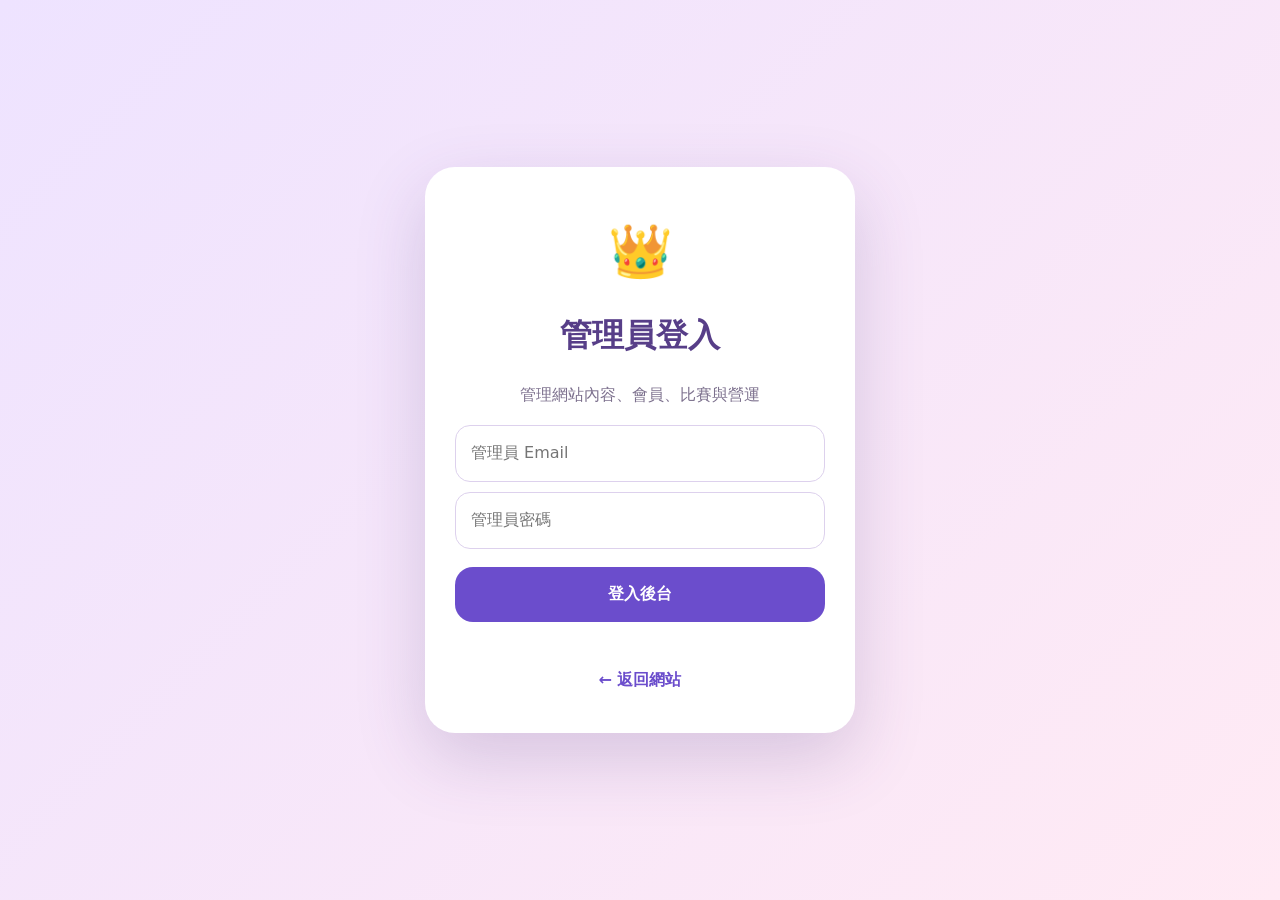
<file: admin.html>
<!doctype html><html lang="zh-Hant"><head><meta charset="UTF-8"><meta name="viewport" content="width=device-width,initial-scale=1"><title>管理後台</title><link rel="stylesheet" href="style.css"></head><body class="adminPage">
<div id="login" class="gate"><div class="gate-card"><div class="lock">👑</div><h1>管理員登入</h1><p>管理網站內容、會員、比賽與營運</p><input id="email" type="email" placeholder="管理員 Email"><input id="password" type="password" placeholder="管理員密碼"><button id="loginButton">登入後台</button><small id="loginError"></small><a href="index.html">← 返回網站</a></div></div>
<div id="dashboard" class="dashboard hidden"><header><div class="nav"><div class="logo">👑 網站管理後台</div><button class="mobileNavToggle" type="button" aria-expanded="false" aria-label="開啟選單">☰ 選單</button><nav><a href="index.html">查看網站</a><a href="videos.html">🎬 影音頻道</a><button id="logoutButton">登出</button></nav></div></header><main><section>
<div class="adminTabs">
  <div class="adminTabGroup"><span>總覽</span><button class="tab active" data-tab="dashboardTab">📊 儀表板</button></div>
  <div class="adminTabGroup"><span>網站</span><button class="tab" data-tab="contentTab">🎨 網站內容</button><button class="tab" data-tab="newsTab">📢 公告管理</button><button class="tab" data-tab="competitionTab">🎮 活動／比賽</button><button class="tab" data-tab="videoTab">🎬 影音頻道</button></div>
  <div class="adminTabGroup"><span>會員</span><button class="tab" data-tab="visitorTab">👥 訪客帳號</button><button class="tab" data-tab="growthTab">💎 會員成長</button><button class="tab" data-tab="rewardTab">🎁 獎勵中心</button><button class="tab" data-tab="couponTab">🎟️ 優惠券</button><button class="tab" data-tab="notificationTab">🔔 通知管理</button><button class="tab" data-tab="aiAnnouncementTab">🤖 AI 公告</button></div>
  <div class="adminTabGroup"><span>營運</span><button class="tab" data-tab="productTab">📦 商品管理</button><button class="tab" data-tab="orderTab">🧾 訂單管理</button><button class="tab" data-tab="quickLinkTab">🔗 快速連結</button><button class="tab" data-tab="downloadTab">📁 檔案下載</button><button class="tab" data-tab="supportTab">💬 客服中心</button></div>
</div>
<p class="adminHint">依功能分類管理網站；手機版會自動收合選單。</p>
<div id="dashboardTab" class="tabPanel">
  <div class="dashboardHeader"><div><h2>📊 後台管理儀表板</h2><p class="sub">快速掌握會員、活動、優惠券、客服與通知狀況。</p></div><button class="btn secondary" id="refreshDashboard" type="button">🔄 重新整理</button></div>
  <div class="dashboardQuickActions">
    <button class="dashboardAction primary" type="button" data-dash-tab="newsTab">＋ 新增公告</button>
    <button class="dashboardAction" type="button" data-dash-tab="productTab">＋ 新增商品</button>
    <button class="dashboardAction" type="button" data-dash-tab="competitionTab">＋ 新增活動／比賽</button>
    <button class="dashboardAction" type="button" data-dash-tab="couponTab">🎟️ 發送優惠券</button>
    <button class="dashboardAction" type="button" data-dash-tab="supportTab">💬 處理客服</button>
    <button class="dashboardAction" type="button" data-dash-tab="notificationTab">🔔 發送通知</button>
  </div>
  <div id="dashboardCards" class="dashboardCards"><div class="loading">正在讀取儀表板…</div></div>
  <div class="dashboardGrid">
    <div class="dashboardBox"><div class="dashboardBoxHead"><h3>🚨 待處理</h3><span class="sub">需要你優先查看的項目</span></div><div id="dashboardTodo" class="dashboardList"></div></div>
    <div class="dashboardBox"><div class="dashboardBoxHead"><h3>📅 近期活動</h3><span class="sub">即將開始的活動／比賽</span></div><div id="dashboardUpcoming" class="dashboardList"></div></div>
  </div>
  <div class="dashboardGrid">
    <div class="dashboardBox"><div class="dashboardBoxHead"><h3>📈 近 30 天會員新增</h3><span class="sub">依日期統計</span></div><div id="dashboardMemberTrend" class="miniBars"></div></div>
    <div class="dashboardBox"><div class="dashboardBoxHead"><h3>📝 最近公告</h3><span class="sub">最新發布內容</span></div><div id="dashboardNews" class="dashboardList"></div></div>
  </div>
</div>
<div id="contentTab" class="tabPanel"><h2>🎨 網站內容</h2><p class="sub">修改後按儲存，訪客網站就會更新。</p><div class="editor">
<label>網站名稱<input id="site_name"></label><label>首頁標題<input id="hero_title"></label><label>首頁介紹<textarea id="hero_text" rows="3"></textarea></label><label>主視覺圖片網址<input id="hero_image"></label><label>關於我們標題<input id="about_title"></label><label>關於我們副標題<input id="about_subtitle"></label><label>我們是誰：標題<input id="about1_title"></label><label>我們是誰：內容<textarea id="about1_text" rows="3"></textarea></label><label>我們的特色：標題<input id="about2_title"></label><label>我們的特色：內容<textarea id="about2_text" rows="3"></textarea></label><label>網站特色主標題<input id="features_title"></label><label>網站特色副標題<input id="features_subtitle"></label><div class="four"><div><label>特色 1 標題<input id="f1_title"></label><label>內容<textarea id="f1_text" rows="3"></textarea></label></div><div><label>特色 2 標題<input id="f2_title"></label><label>內容<textarea id="f2_text" rows="3"></textarea></label></div><div><label>特色 3 標題<input id="f3_title"></label><label>內容<textarea id="f3_text" rows="3"></textarea></label></div><div><label>特色 4 標題<input id="f4_title"></label><label>內容<textarea id="f4_text" rows="3"></textarea></label></div></div><label>Email<input id="contact1"></label><label>社群<input id="contact2"></label><label>其他聯絡方式<input id="contact3"></label><button class="btn" id="saveContent">💾 儲存網站內容</button><small id="contentMsg"></small></div></div>
<div id="newsTab" class="tabPanel hidden"><h2>📢 公告管理</h2><div class="editor"><label>公告標題<input id="title"></label><label>分類<select id="category"><option>最新消息</option><option>活動</option><option>蛋仔</option><option>Minecraft伺服器更新</option></select></label><label>發布日期／時間<input id="published_at" type="datetime-local"></label><label class="check"><input id="pinned" type="checkbox"> 📌 置頂公告</label><div class="popupSettingsBox">
  <div class="popupSettingsTitle">📢 彈窗公告設定</div>
  <label class="check popupEnableRow"><input id="popupEnabled" type="checkbox"> <strong>啟用彈窗公告</strong></label>
  <div class="popupHint">開啟後，使用者進入網站時會看到這則公告；必須按「✓ 我已閱讀」才會關閉。</div>
  <label>彈窗顯示方式<select id="popupMode"><option value="once">只顯示一次（閱讀後不再跳出）</option><option value="every_visit">重要公告（每次造訪顯示一次）</option></select></label>
  <label>彈窗開始時間<input id="popupStartAt" type="datetime-local"></label>
  <label>彈窗結束時間（可留空）<input id="popupEndAt" type="datetime-local"></label>
</div><label>公告內容<textarea id="content" rows="8"></textarea></label><label>公告連結網址<input id="linkUrl" type="url" placeholder="https://... 或 /page.html"></label><label>連結按鈕文字<input id="linkLabel" placeholder="例如：查看活動詳情"></label><button class="btn" id="publishButton">＋ 儲存公告</button><small id="publishMsg"></small></div><div class="adminListTools"><input id="newsSearch" type="search" placeholder="搜尋公告標題、內容、分類"><select id="newsStatusFilter"><option value="all">全部狀態</option><option value="published">已發布</option><option value="draft">草稿</option></select></div><h2 style="margin-top:28px">公告列表</h2><div id="adminList" class="newsList"></div></div>
<div id="videoTab" class="tabPanel hidden"><div class="dashboardHeader"><div><h2>🎬 影音頻道管理</h2><p class="sub">貼上 YouTube 網址即可自動解析影片 ID 與縮圖；會員可在網站內觀看，也可一鍵前往 YouTube。</p></div><button class="btn secondary" id="refreshVideosAdmin" type="button">🔄 重新整理</button></div><div class="editor"><input id="videoId" type="hidden"><label>影片標題<input id="videoTitle" placeholder="例如：2026 活動精彩回顧"></label><label>YouTube 網址<input id="videoUrl" placeholder="https://www.youtube.com/watch?v=..."></label><div id="videoPreview" class="sub" style="margin:8px 0">貼上網址後會自動顯示縮圖預覽。</div><label>影片介紹<textarea id="videoDescription" rows="4"></textarea></label><label>分類<select id="videoCategoryInput"><option>最新消息</option><option>活動</option><option>教學</option><option>訪談</option><option>官方公告</option><option>精彩花絮</option><option>其他</option></select></label><label>排序<input id="videoSortOrder" type="number" min="0" step="1" value="0"></label><label class="check"><input id="videoFeatured" type="checkbox"> ⭐ 精選影片</label><label class="check"><input id="videoPublished" type="checkbox" checked> 👁️ 上架</label><div class="competitionActions"><button class="btn" id="saveVideo" type="button">💾 儲存影片</button><button class="btn secondary" id="clearVideo" type="button">清除</button></div><small id="videoMsg"></small></div><h2 style="margin-top:28px">🎬 影片列表</h2><div class="adminListTools"><input id="videoAdminSearch" type="search" placeholder="搜尋標題、分類"></div><div id="adminVideos" class="newsList"></div></div><div id="orderTab" class="tabPanel hidden"><div class="dashboardHeader"><div><h2>🧾 訂單管理</h2><p class="sub">管理會員商品訂單；付款方式目前只有線下現金。</p></div><button class="btn secondary" id="refreshOrdersAdmin" type="button">🔄 重新整理</button></div><div class="adminListTools"><input id="orderSearch" type="search" placeholder="搜尋訂單編號、會員編號、Email、商品"><select id="orderStatusFilter"><option value="all">全部狀態</option><option value="pending_payment">待付款</option><option value="paid">已付款</option><option value="completed">已完成</option><option value="cancelled">已取消</option></select></div><div id="adminOrders" class="newsList"><div class="loading">正在載入…</div></div></div><div id="productTab" class="tabPanel hidden"><h2>📦 商品管理</h2><div class="editor"><input id="productId" type="hidden"><label>商品名稱<input id="productName"></label><label>分類<input id="productCategory" placeholder="例如：遊戲周邊"></label><label>價格<input id="productPrice" type="number" min="0" step="1"></label><label>圖片網址<input id="productImage"></label><label>商品介紹<textarea id="productDescription" rows="5"></textarea></label><label class="check"><input id="productActive" type="checkbox" checked> 上架</label><button class="btn" id="saveProduct">📦 儲存商品</button><button class="btn secondary" id="clearProduct">清除表單</button><small id="productMsg"></small></div><div class="adminListTools"><input id="productSearch" type="search" placeholder="搜尋商品名稱、分類、介紹"><select id="productStatusFilter"><option value="all">全部狀態</option><option value="active">上架中</option><option value="inactive">已下架</option></select></div><h2 style="margin-top:28px">商品列表</h2><div id="adminProducts" class="productGrid"></div></div>
<div id="growthTab" class="tabPanel hidden"><div class="dashboardHeader"><div><h2>💎 會員成長管理</h2><p class="sub">管理會員積分、等級、任務、成就與積分紀錄。</p></div><button class="btn secondary" id="refreshGrowthAdmin" type="button">🔄 重新整理</button></div><div id="growthAdminSummary" class="competitionSummary"></div><div class="growthManagerGrid"><div class="editor"><h3>🎯 任務管理</h3><input id="growthTaskId" type="hidden"><label>任務代碼<input id="growthTaskCode" placeholder="例如：registration_3"></label><label>任務名稱<input id="growthTaskTitle" placeholder="例如：完成 3 次報名"></label><label>任務說明<textarea id="growthTaskDescription" rows="2" placeholder="會員完成什麼條件即可獲得獎勵"></textarea></label><label>任務類型<select id="growthTaskType"><option value="profile_complete">完成會員資料</option><option value="first_registration">第一次報名</option><option value="first_result">第一次參賽成績</option><option value="registration_count">報名次數</option><option value="result_count">成績次數</option></select></label><label>任務週期<select id="growthTaskCycle"><option value="one_time">一次性</option><option value="daily">每日</option><option value="weekly">每週</option></select></label><label>開始時間<input id="growthTaskStartAt" type="datetime-local"></label><label>結束時間<input id="growthTaskEndAt" type="datetime-local"></label><label>達成數量<input id="growthTaskRequirement" type="number" min="1" step="1" value="1"></label><label>獎勵積分<input id="growthTaskReward" type="number" min="0" step="1" value="10"></label><label class="check"><input id="growthTaskActive" type="checkbox" checked> 啟用任務</label><button class="btn" id="saveGrowthTask" type="button">💾 儲存任務</button><button class="btn secondary" id="clearGrowthTask" type="button">清除</button><small id="growthTaskMsg"></small></div><div class="editor"><h3>🏆 成就管理</h3><input id="growthAchievementId" type="hidden"><label>成就代碼<input id="growthAchievementCode" placeholder="例如：registration_10"></label><label>成就名稱<input id="growthAchievementTitle" placeholder="例如：參賽新星"></label><label>成就說明<textarea id="growthAchievementDescription" rows="2" placeholder="達成條件後解鎖的成就"></textarea></label><label>成就圖示<input id="growthAchievementIcon" value="🏆" maxlength="8"></label><label>稀有度<select id="growthAchievementRarity"><option value="common">普通</option><option value="rare">稀有</option><option value="epic">史詩</option><option value="legendary">傳說</option></select></label><label class="check"><input id="growthAchievementHidden" type="checkbox"> 隱藏成就</label><label>成就類型<select id="growthAchievementType"><option value="registration_count">報名次數</option><option value="result_place">冠軍次數</option><option value="points">累積積分</option></select></label><label>達成數量／門檻<input id="growthAchievementRequirement" type="number" min="1" step="1" value="1"></label><label>獎勵積分<input id="growthAchievementReward" type="number" min="0" step="1" value="10"></label><label class="check"><input id="growthAchievementActive" type="checkbox" checked> 啟用成就</label><button class="btn" id="saveGrowthAchievement" type="button">💾 儲存成就</button><button class="btn secondary" id="clearGrowthAchievement" type="button">清除</button><small id="growthAchievementMsg"></small></div></div><div class="growthManagerLists"><div><h3>🎯 現有任務</h3><div id="growthTaskList" class="newsList"></div></div><div><h3>🏆 現有成就</h3><div id="growthAchievementList" class="newsList"></div></div></div><div class="editor growthResetPanel"><h3>🔄 會員成長完整重置</h3><p class="sub">會將積分、等級、活躍天數、連續紀錄、任務與目前成就狀態重置；歷史積分、已兌換獎勵、優惠券與成就歷史會保留。</p><div class="adminListTools"><select id="growthResetMemberSelect"></select></div><label>重置原因<input id="growthResetReason" maxlength="200" placeholder="例如：新一季會員成長重新開始"></label><button class="btn" id="resetGrowthMember" type="button">🔄 執行重置</button><small id="growthResetMsg"></small><details style="margin-top:16px"><summary>📜 查看這位會員的重置歷史</summary><div id="growthResetHistory" class="newsList" style="margin-top:12px"></div></details></div><div class="editor"><h3>➕➖ 調整會員積分</h3><div class="adminListTools"><input id="growthMemberSearch" type="search" placeholder="搜尋會員編號、暱稱、Email"><select id="growthMemberSelect"></select></div><label>積分調整<input id="growthAmount" type="number" step="1" placeholder="正數＝增加，負數＝扣除"></label><label>調整原因<input id="growthReason" maxlength="200" placeholder="例如：活動特別獎勵"></label><button class="btn" id="adjustGrowthPoints">💎 確認調整積分</button><small id="growthAdminMsg"></small></div><h2 style="margin-top:28px">會員積分紀錄</h2><div class="adminListTools"><input id="growthLogSearch" type="search" placeholder="搜尋會員或調整原因"><select id="growthLogFilter"><option value="all">全部</option><option value="positive">增加</option><option value="negative">扣除</option></select></div><div id="growthAdminLogs" class="newsList"></div></div><div id="visitorTab" class="tabPanel hidden"><h2>👥 訪客帳號</h2><div class="editor"><label>訪客 Email<input id="visitorAccountEmail" type="email"></label><label>統一訪客密碼<input id="sharedVisitorPassword" type="password" minlength="8" placeholder="所有訪客共用的密碼"></label><button class="btn" id="createVisitor">＋ 建立訪客帳號</button><button class="btn secondary" id="setSharedVisitorPassword">🔑 將此密碼套用到所有訪客</button><small id="visitorMsg"></small><small id="sharedPasswordMsg"></small><p class="sub">所有訪客使用同一組統一密碼；訪客仍以自己的 Email 識別，所以優惠券與客服紀錄可以分開。</p></div><div id="visitorList" class="newsList"></div></div>
<div id="rewardTab" class="tabPanel hidden"><div class="dashboardHeader"><div><h2>🎁 獎勵中心管理</h2><p class="sub">設定會員可用成長積分兌換的優惠券型獎勵。</p></div><button class="btn secondary" id="refreshRewardsAdmin" type="button">🔄 重新整理</button></div><div class="editor"><input id="rewardId" type="hidden"><label>獎勵代碼<input id="rewardCode" placeholder="例如：reward_coupon_10"></label><label>獎勵名稱<input id="rewardTitle" placeholder="例如：10 元優惠券"></label><label>說明<textarea id="rewardDescription" rows="2"></textarea></label><label>圖示<input id="rewardIcon" value="🎁" maxlength="8"></label><label>獎勵分類<select id="rewardCategory"><option value="cash">現金折抵</option><option value="discount">折扣優惠</option><option value="gift">贈品</option><option value="other">其他</option></select></label><label>所需積分<input id="rewardPointCost" type="number" min="1" step="1" value="50"></label><label>最低會員等級<select id="rewardMinLevel"><option value="newbie">新手</option><option value="bronze">青銅會員</option><option value="silver">白銀會員</option><option value="gold">黃金會員</option><option value="diamond">鑽石會員</option></select></label><label>必要成就<select id="rewardAchievement"><option value="">無</option></select></label><label>每人兌換上限<input id="rewardUserLimit" type="number" min="1" step="1" placeholder="留空＝不限"></label><label>總兌換上限<input id="rewardTotalLimit" type="number" min="1" step="1" placeholder="留空＝不限"></label><label>優惠券名稱<input id="rewardCouponTitle" placeholder="留空＝使用獎勵名稱"></label><label>優惠券內容<input id="rewardCouponDescription"></label><label>折扣／面額<input id="rewardCouponDiscount" placeholder="例如：NT$10、9 折"></label><label>優惠券有效天數<input id="rewardCouponExpiresDays" type="number" min="1" step="1" placeholder="留空＝無期限"></label><label>獎勵開始時間<input id="rewardAvailableFrom" type="datetime-local"></label><label>獎勵結束時間<input id="rewardAvailableUntil" type="datetime-local"></label><label>排序<input id="rewardSortOrder" type="number" min="0" step="1" value="0"></label><label class="check"><input id="rewardEnabled" type="checkbox" checked> 啟用獎勵</label><div class="competitionActions"><button class="btn" id="saveReward" type="button">💾 儲存獎勵</button><button class="btn secondary" id="clearReward" type="button">清除</button></div><small id="rewardMsg"></small></div><h2 style="margin-top:28px">🎁 獎勵列表</h2><div id="adminRewards" class="newsList"></div><h2 style="margin-top:28px">📜 兌換紀錄</h2><div id="adminRewardRedemptions" class="newsList"></div></div><div id="couponTab" class="tabPanel hidden"><h2>🎟️ 優惠券管理</h2><div class="editor"><label>優惠券名稱<input id="couponTitle" placeholder="例如：新會員 9 折券"></label><label>優惠內容<input id="couponDescription" placeholder="全站商品 9 折"></label><label>優惠碼<input id="couponCode" placeholder="WELCOME90"></label><label>折扣／面額<input id="couponDiscount" placeholder="例如：9 折"></label><label>有效期限<input id="couponExpires" type="date"></label><label>發送給<select id="couponVisitor"></select></label><button class="btn" id="createCoupon">🎟️ 發送優惠券</button><small id="couponMsg"></small></div><div class="adminListTools"><input id="couponSearch" type="search" placeholder="搜尋優惠券名稱、優惠碼、會員 Email"></div><h2 style="margin-top:28px">優惠券紀錄</h2><div id="adminCoupons" class="newsList"></div></div>
<div id="competitionTab" class="tabPanel hidden"><h2>🎮 活動／比賽管理</h2>
<p class="sub">建立活動／比賽、輸入成績並公布。公布後會出現在前台的活動／比賽頁與「歷屆成績」入口。</p>
<div class="competitionSummary" id="competitionSummary"></div>
<div class="editor">
<input id="competitionId" type="hidden">
<label>比賽名稱<input id="competitionName" placeholder="例如：Minecraft 建築大賽 #1"></label>
<label>分類<select id="competitionCategory"><option value="Minecraft">Minecraft</option><option value="蛋仔">蛋仔</option></select></label>
<div class="categoryManager">
  <h3>🏷️ 賽事分類管理</h3>
  <p class="sub">可新增、修改自訂分類；預設的 Minecraft 與蛋仔分類保留。</p>
  <div class="inlineForm">
    <input id="competitionCategoryNew" placeholder="輸入新的賽事分類，例如：生存挑戰">
    <button class="btn secondary" type="button" id="addCompetitionCategory">＋ 新增分類</button>
  </div>
  <div id="competitionCategoryList" class="newsList"></div>
</div>
<label>比賽日期<input id="competitionDate" type="date"></label>
<div class="registrationAdvancedGrid">
  <label>報名截止時間<input id="competitionRegistrationDeadline" type="datetime-local"></label>
  <label>報名人數上限<input id="competitionRegistrationCapacity" type="number" min="1" step="1" placeholder="留空＝不限"></label>
  <label class="check"><input id="competitionRegistrationApproval" type="checkbox"> 需要管理員審核報名</label><label class="check"><input id="competitionWaitlistEnabled" type="checkbox" checked> 開放候補名單</label>
</div>
<label>自訂報名欄位（每行一個欄位名稱）<textarea id="competitionRegistrationFields" rows="3" placeholder="例如：Discord ID
遊戲暱稱
是否需要語音"></textarea></label>
<label>比賽說明<textarea id="competitionDescription" rows="4" placeholder="比賽規則、主題或其他說明"></textarea></label>
<div class="registrationAdvancedGrid">
  <label class="check"><input id="competitionCheckinEnabled" type="checkbox"> 開啟活動簽到</label>
  <label>簽到碼<input id="competitionCheckinCode" placeholder="例如：A7K9P2"></label>
  <label>簽到開始<input id="competitionCheckinStart" type="datetime-local"></label>
  <label>簽到結束<input id="competitionCheckinEnd" type="datetime-local"></label>
  <label>簽到獎勵積分<input id="competitionCheckinPoints" type="number" min="0" step="1" value="10"></label><label>活動完成獎勵積分<input id="competitionCompletionPoints" type="number" min="0" step="1" value="20"></label>
</div>
<div class="resultEditor">
  <h3>參賽成績</h3>
  <div id="competitionResults"></div>
  <button class="btn secondary" type="button" id="addCompetitionResult">＋ 新增參賽者</button>
</div>
<div class="competitionActions">
  <button class="btn" id="saveCompetition" type="button">💾 儲存草稿</button>
  <button class="btn" id="publishCompetition" type="button">📢 公布結果</button>
  <button class="btn secondary" id="unpublishCompetition" type="button">🔒 取消公布</button>
  <button class="btn secondary" id="clearCompetition" type="button">清除表單</button>
</div>
<small id="competitionMsg"></small>
</div>
<div id="competitionV3Tools" class="editor"><h3>🚀 V3 活動營運</h3><div class="competitionActions"><button class="btn secondary" id="showCompetitionQr" type="button">📱 顯示簽到 QR Code</button><button class="btn secondary" id="copyCompetitionQr" type="button">🔗 複製簽到連結</button><button class="btn" id="settleCompetition" type="button">🏁 結算活動</button></div><div id="competitionQrPanel" class="hidden" style="margin-top:16px"><div id="competitionQrImage"></div><p id="competitionQrUrl" class="sub"></p></div></div><div id="competitionV4Tools" class="editor"><h3>🚀 V4 會員活動生態</h3><div class="competitionActions"><button class="btn secondary" id="loadActivityAnalytics" type="button">📊 活動總分析</button><button class="btn secondary" id="loadActivityBadges" type="button">🏅 查看活動徽章</button></div><div id="activityAnalytics" class="competitionSummary" style="margin-top:14px"></div><div id="activityBadgeAdmin" class="newsList"></div><div class="editor" style="margin-top:18px"><h4>🎁 本活動獎勵規則</h4><div class="registrationAdvancedGrid"><label>獎勵類型<select id="activityRewardType"><option value="points">💎 積分</option><option value="badge">🏅 徽章</option></select></label><label>積分<input id="activityRewardPoints" type="number" min="1" step="1" value="10"></label><label>徽章<select id="activityRewardBadge"></select></label></div><label>獎勵名稱<input id="activityRewardTitle" placeholder="例如：活動完成獎勵"></label><label>說明<input id="activityRewardDescription" placeholder="例如：完成本場活動即可獲得"></label><button class="btn" id="addActivityReward" type="button">＋ 新增獎勵規則</button><small id="activityRewardMsg"></small><div id="activityRewardList" class="newsList" style="margin-top:12px"></div></div></div><div id="competitionAttendancePanel" class="registrationAdminPanel hidden"><h3>📍 活動簽到／出席統計</h3><div id="competitionAttendanceSummary" class="competitionSummary"></div><div class="adminListTools"><select id="attendanceStatusFilter"><option value="all">全部</option><option value="not_checked_in">未簽到</option><option value="checked_in">已簽到</option><option value="late">遲到</option><option value="no_show">未到</option><option value="cancelled">取消</option></select></div><div id="competitionAttendance" class="newsList"></div></div>
<div id="competitionRegistrationPanel" class="registrationAdminPanel hidden"><h3>📝 報名名單</h3><div class="competitionActions"><button class="btn secondary" id="exportCompetitionRegistrations" type="button">📥 匯出 CSV</button></div><div class="adminListTools"><input id="registrationSearch" type="search" placeholder="搜尋會員編號、暱稱、Email"><select id="registrationStatusFilter"><option value="all">全部狀態</option><option value="pending">待審核</option><option value="approved">已通過</option><option value="active">已報名</option><option value="rejected">未通過</option><option value="cancelled">已取消</option></select></div><div id="competitionRegistrations" class="newsList"></div><h3 style="margin-top:24px">🕐 候補名單</h3><div id="competitionWaitlist" class="newsList"></div></div><div class="adminListTools"><input id="competitionSearch" type="search" placeholder="搜尋比賽名稱、說明、分類"><select id="competitionStatusFilter"><option value="all">全部狀態</option><option value="draft">草稿</option><option value="upcoming">即將開始</option><option value="today">今天</option><option value="ended">已結束</option><option value="nodate">日期未設定</option></select><select id="competitionCategoryFilter"><option value="all">全部分類</option></select></div><h2 style="margin-top:28px">比賽列表</h2><div id="adminCompetitions" class="newsList"></div></div>
<div id="quickLinkTab" class="tabPanel hidden">
<h2>🔗 快速連結管理</h2>
<p class="sub">管理網站首頁右側的快速連結。可設定名稱、網址、圖示、排序與是否顯示。</p>
<div class="quickLinkAdminGrid">
  <div class="editor">
    <input id="quickLinkId" type="hidden">
    <label>名稱<input id="quickLinkName" placeholder="例如：漢民YouTube"></label>
    <label>連結網址<input id="quickLinkUrl" placeholder="https://... 或 /page.html"></label>
    <label>圖示<input id="quickLinkIcon" placeholder="例如：▶️、📚、🏫"></label>
    <label>排序<input id="quickLinkSort" type="number" min="1" step="1" value="1"></label>
    <label class="check"><input id="quickLinkVisible" type="checkbox" checked> 顯示在網站</label>
    <div class="competitionActions">
      <button class="btn" id="saveQuickLink" type="button">💾 儲存快速連結</button>
      <button class="btn secondary" id="clearQuickLink" type="button">清除表單</button>
    </div>
    <small id="quickLinkMsg"></small>
  </div>
  <div class="quickLinkAdminListWrap">
    <h3>目前快速連結</h3>
    <div id="adminQuickLinks" class="newsList"></div>
  </div>
</div>
</div>
<div id="downloadTab" class="tabPanel hidden"><div class="dashboardHeader"><div><h2>📁 檔案下載管理</h2><p class="sub">上傳檔案並發布到前台「檔案下載」頁，會員可自行下載。</p></div><button class="btn secondary" id="refreshDownloadFiles" type="button">🔄 重新整理</button></div><div class="editor"><label>檔案名稱<input id="downloadTitle" placeholder="例如：活動報名表"></label><label>說明<textarea id="downloadDescription" rows="2"></textarea></label><label>版本<input id="downloadVersion" placeholder="例如：1.2.0"></label><label>選擇檔案<input id="downloadFileInput" type="file"></label><div id="downloadFileInfo" class="sub">支援大型檔案；若檔案已放在 GitHub Releases，可直接使用下方 GitHub 下載網址，不需要再次上傳。</div><div class="editor" style="margin-top:14px"><label>GitHub 下載網址<input id="downloadGithubUrl" type="url" placeholder="https://github.com/你的帳號/你的專案/releases/download/v1.0.0/你的軟體.exe"></label><small class="sub">使用 GitHub Releases 時，填入你的 .exe 實際下載網址即可。</small></div><label class="check"><input id="downloadPublished" type="checkbox" checked> 立即發布到前台</label><div class="competitionActions"><button class="btn" id="uploadDownloadFile" type="button">⬆️ 上傳並發布</button><button class="btn secondary" id="saveGithubDownload" type="button">🔗 儲存 GitHub 下載</button></div><div class="progressTrack hidden" id="downloadProgressWrap"><i id="downloadProgressBar" style="width:0%"></i></div><small id="downloadMsg"></small></div><h2 style="margin-top:28px">📁 檔案列表</h2><div id="adminDownloadFiles" class="newsList"></div></div><div id="aiAnnouncementTab" class="tabPanel hidden"><h2>🤖 AI 公告產生器</h2><p class="sub">AI 只負責產生草稿；你確認與修改後，仍使用原本的「儲存公告」手動發布。</p><div class="editor"><label>公告主題<input id="aiTopic" placeholder="例如：會員週活動開始"></label><label>活動／事件內容<textarea id="aiEventInfo" rows="4" placeholder="例如：9/20～9/27，每日登入可獲得 10 點成長點數"></textarea></label><label>公告對象<input id="aiAudience" placeholder="例如：全體會員"></label><label>重要提醒<textarea id="aiImportantNotes" rows="3" placeholder="例如：每天限領一次；活動結束後無法補領"></textarea></label><label>文字風格<select id="aiStyle"><option value="正式">正式</option><option value="活潑" selected>活潑</option><option value="簡潔">簡潔</option><option value="活動宣傳">活動宣傳</option><option value="社群風格">社群風格</option></select></label><div class="competitionActions"><button class="btn" id="generateAiAnnouncement" type="button">✨ AI 產生公告</button><button class="btn secondary" id="clearAiAnnouncement" type="button">清除</button></div><small id="aiAnnouncementMsg"></small></div><div class="editor" style="margin-top:18px"><label>AI 標題<input id="aiGeneratedTitle"></label><label>AI 摘要<textarea id="aiGeneratedSummary" rows="3"></textarea></label><label>AI 內文<textarea id="aiGeneratedContent" rows="10"></textarea></label><div class="competitionActions"><button class="btn" id="applyAiAnnouncement" type="button">⬇️ 套用到公告編輯器</button></div></div></div><div id="notificationTab" class="tabPanel hidden"><h2>🔔 通知管理</h2><p class="sub">可發送給單一會員或全部會員；通知會出現在「我的 → 我的通知」。</p><div class="editor"><label>通知標題<input id="notificationTitle"></label><label>通知類型<select id="notificationType"><option value="系統">📢 系統</option><option value="比賽">🏆 比賽</option><option value="優惠券">🎟️ 優惠券</option><option value="客服">💬 客服</option></select></label><label>通知內容<textarea id="notificationContent" rows="5"></textarea></label><label>發送給<select id="notificationUser"></select></label><button class="btn" id="createNotification">🔔 發送通知</button><small id="notificationMsg"></small></div><h2 style="margin-top:40px">通知紀錄</h2><div id="adminNotifications" class="newsList"></div></div><div id="supportTab" class="tabPanel hidden"><h2>💬 客服中心</h2><div class="adminListTools"><select id="supportStatusFilter"><option value="all">全部狀態</option><option value="open">待處理</option><option value="answered">已回覆</option><option value="closed">已結案</option></select><input id="supportSearch" type="search" placeholder="搜尋主旨、內容"></div><div id="ticketList" class="newsList"></div></div>
</section></main></div><script src="config.js"></script>
<script src="admin.js?v=github-fix-20261005"></script>
<script>
(function(){
  function bindAdminTabs(){
    document.querySelectorAll('.tab').forEach(function(btn){
      if(btn.__tabFallbackBound) return;
      btn.__tabFallbackBound=true;
      btn.addEventListener('click',function(){
        var id=btn.getAttribute('data-tab');
        if(!id) return;
        document.querySelectorAll('.tabPanel').forEach(function(panel){panel.classList.add('hidden');});
        document.querySelectorAll('.tab').forEach(function(b){b.classList.remove('active');});
        var panel=document.getElementById(id);
        if(panel) panel.classList.remove('hidden');
        btn.classList.add('active');
      },true);
    });
  }
  if(document.readyState==='loading') document.addEventListener('DOMContentLoaded',bindAdminTabs);
  else bindAdminTabs();
})();
</script></body></html>
</file>
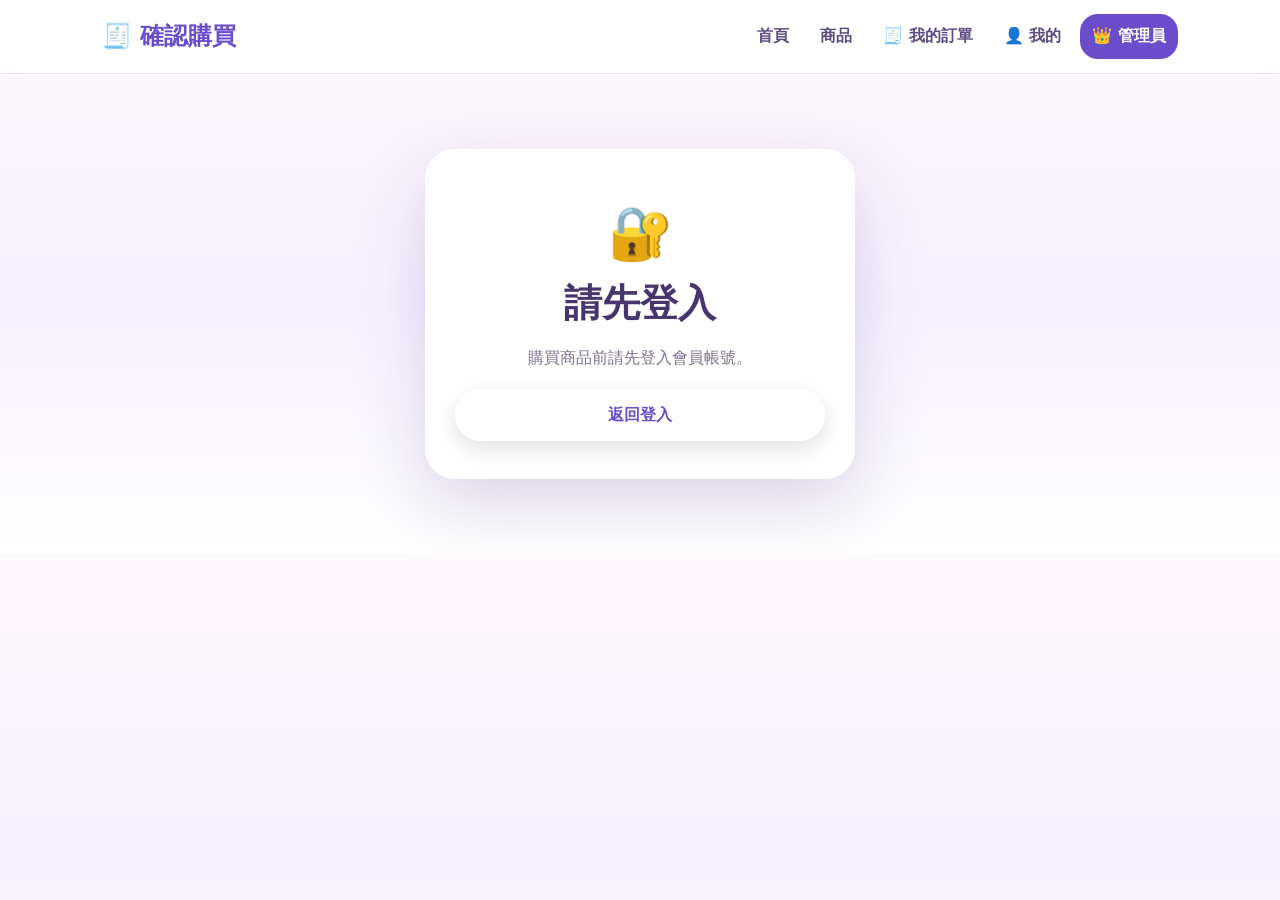
<file: checkout.html>
<!doctype html><html lang="zh-Hant"><head><meta charset="UTF-8"><meta name="viewport" content="width=device-width,initial-scale=1"><title>確認購買</title><link rel="stylesheet" href="style.css"></head><body>
<header><div class="nav"><div class="logo">🧾 確認購買</div><button class="mobileNavToggle" type="button" aria-expanded="false">☰ 選單</button><nav><a href="index.html">首頁</a><a href="products.html">商品</a><a href="my.html#myOrdersPanel">🧾 我的訂單</a><a href="my.html">👤 我的</a><a class="admin" href="admin.html">👑 管理員</a><button id="visitorLogout" class="hidden">登出</button></nav></div></header>
<main><section><div id="checkoutGate" class="gate inlineGate hidden"><div class="gate-card"><div class="lock">🔐</div><h2>請先登入</h2><p>購買商品前請先登入會員帳號。</p><a class="btn" href="index.html">返回登入</a></div></div><div id="checkoutPanel" class="checkoutPanel hidden"><div class="panelHeading"><div><h1>🧾 確認購買</h1><p class="sub">付款方式目前只接受線下現金付款。</p></div></div><div id="checkoutProduct" class="checkoutProduct"></div><div class="checkoutPayment"><h3>💵 付款方式</h3><div class="cashPayment"><strong>線下現金付款</strong><p>建立訂單後，請依管理員提供的方式現場支付現金。管理員確認收到款項後，訂單會更新為「已付款」。</p></div></div><label class="formField"><span>購買數量</span><input id="checkoutQuantity" type="number" min="1" step="1" value="1"></label><label class="formField"><span>備註（可留空）</span><textarea id="checkoutNote" rows="3" maxlength="500" placeholder="例如：方便聯絡的時間"></textarea></label><div id="checkoutTotal" class="checkoutTotal"></div><div class="competitionActions"><button class="btn" id="createCashOrder" type="button">🧾 建立現金訂單</button><a class="btn secondary" href="products.html">返回商品</a></div><small id="checkoutMsg"></small></div><div id="checkoutSuccess" class="checkoutSuccess hidden"></div></section></main>
<script src="config.js"></script><script src="app.js?v=order-v1"></script><script>
let checkoutProduct=null;
function checkoutEsc(s){return String(s??'').replace(/[&<>"']/g,m=>({'&':'&amp;','<':'&lt;','>':'&gt;','"':'&quot;',"'":'&#039;'}[m]) )}
async function loadCheckout(){
  const ok=await ensureVisitorSession();
  if(!ok){$('checkoutGate').classList.remove('hidden');return}
  $('visitorLogout')?.classList.remove('hidden');
  const id=new URLSearchParams(location.search).get('product_id');
  if(!id){$('checkoutPanel').classList.remove('hidden');$('checkoutProduct').innerHTML='<div class="empty">找不到商品。</div>';return}
  const r=await fetch(SUPABASE_URL+'/rest/v1/products?id=eq.'+encodeURIComponent(id)+'&active=eq.true&select=id,name,category,price,image_url,description',{headers:auth()});
  const rows=r.ok?await r.json():[]; checkoutProduct=rows[0];
  $('checkoutPanel').classList.remove('hidden');
  if(!checkoutProduct){$('checkoutProduct').innerHTML='<div class="empty">商品不存在或目前未上架。</div>';$('createCashOrder').disabled=true;return}
  $('checkoutProduct').innerHTML=(checkoutProduct.image_url?'<img src="'+checkoutEsc(checkoutProduct.image_url)+'" alt="'+checkoutEsc(checkoutProduct.name)+'">':'<div class="productImage">📦</div>')+'<div><div class="date">'+checkoutEsc(checkoutProduct.category||'商品')+'</div><h2>'+checkoutEsc(checkoutProduct.name)+'</h2><p>'+checkoutEsc(checkoutProduct.description||'')+'</p><strong>NT$ '+Number(checkoutProduct.price||0).toLocaleString()+'</strong></div>';
  updateTotal();
}
function updateTotal(){if(!checkoutProduct)return;const q=Math.max(1,Number($('checkoutQuantity').value||1));$('checkoutQuantity').value=q;$('checkoutTotal').innerHTML='應付總額：<strong>NT$ '+(Number(checkoutProduct.price||0)*q).toLocaleString()+'</strong>'}
async function createCashOrder(){if(!checkoutProduct)return;const btn=$('createCashOrder');btn.disabled=true;btn.textContent='建立中…';$('checkoutMsg').textContent='';try{const q=Math.max(1,Number($('checkoutQuantity').value||1));const r=await fetch(SUPABASE_URL+'/rest/v1/rpc/create_cash_order',{method:'POST',headers:{...auth(),Prefer:'return=representation'},body:JSON.stringify({p_product_id:checkoutProduct.id,p_quantity:q,p_note:$('checkoutNote').value.trim()||null})});const d=await r.json().catch(()=>({}));if(!r.ok)throw new Error(d.message||d.hint||d.error||'建立訂單失敗');$('checkoutPanel').classList.add('hidden');$('checkoutSuccess').classList.remove('hidden');$('checkoutSuccess').innerHTML='<div class="successIcon">✅</div><h2>訂單已建立</h2><p>訂單編號：<strong>'+checkoutEsc(d.order_no)+'</strong></p><p>應付金額：<strong>NT$ '+Number(d.total_amount||0).toLocaleString()+'</strong></p><p>付款方式：<strong>線下現金付款</strong></p><p class="sub">請依管理員提供的方式支付現金。確認收款後，訂單會變更為「已付款」。</p><div class="competitionActions"><a class="btn" href="my.html#myOrdersPanel">🧾 查看我的訂單</a><a class="btn secondary" href="products.html">繼續購買</a></div>';}catch(e){console.error(e);$('checkoutMsg').textContent='❌ '+e.message;}finally{btn.disabled=false;btn.textContent='🧾 建立現金訂單'}}
window.addEventListener('DOMContentLoaded',()=>{loadCheckout();$('checkoutQuantity')?.addEventListener('input',updateTotal);$('createCashOrder')?.addEventListener('click',createCashOrder);});
</script></body></html>
</file>
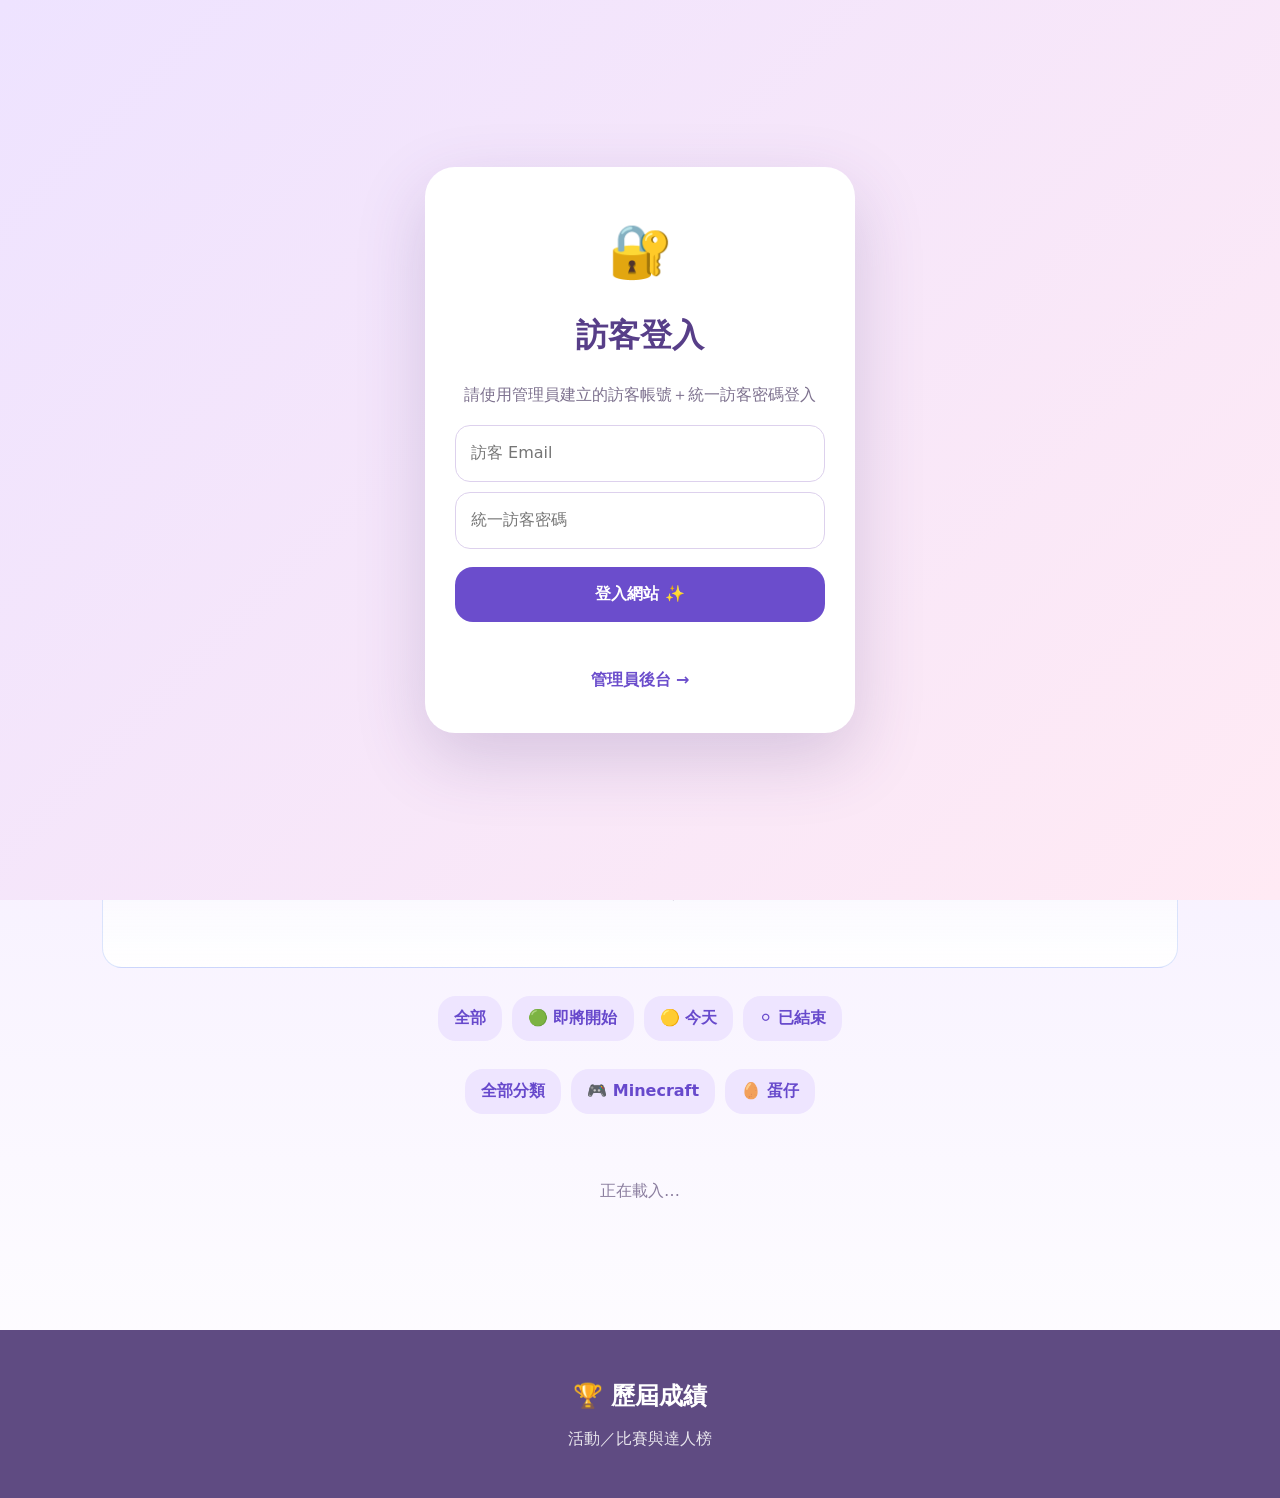
<file: competitions.html>
<!doctype html><html lang="zh-Hant"><head><meta charset="UTF-8"><meta name="viewport" content="width=device-width,initial-scale=1"><title>活動／比賽與達人榜</title><link rel="stylesheet" href="style.css"></head><body>
<div id="visitorGate" class="gate"><div class="gate-card"><div class="lock">🔐</div><h1>訪客登入</h1><p>請使用管理員建立的訪客帳號＋統一訪客密碼登入</p><input id="visitorEmail" type="email" placeholder="訪客 Email"><input id="visitorPassword" type="password" placeholder="統一訪客密碼"><button id="visitorLoginButton">登入網站 ✨</button><small id="visitorLoginError"></small><a href="admin.html">管理員後台 →</a></div></div>
<header><div class="nav"><div class="logo">🎮 活動／比賽</div><button class="mobileNavToggle" type="button" aria-expanded="false" aria-label="開啟選單">☰ 選單</button><nav><a href="index.html">首頁</a><a href="index.html#news">最新消息</a><a href="products.html">商品</a><a href="videos.html">🎬 影音頻道</a><div class="navDropdown"><button type="button">👤 我的 ▾</button><div class="dropdownMenu myNavMenu"><a href="my.html#myProfilePanel">👤 個人資料</a><a href="my.html#myCompetitionsPanel">🏆 我的比賽</a><a href="my.html#myAwardsPanel">🎖️ 我的獎項</a><a href="my.html#myCouponsPanel">🎟️ 我的優惠券</a><a href="my.html#mySupportPanel">💬 我的客服</a><a href="my.html#myNotificationsPanel">🔔 我的通知</a></div></div><div class="navDropdown"><button type="button">🏆 歷屆成績 ▾</button><div id="competitionMenu" class="dropdownMenu"><a href="competitions.html">📚 全部歷屆成績</a><a href="competitions.html#leaderboard">🏆 達人榜</a><a href="competitions.html?category=Minecraft">🎮 Minecraft 分類</a><div class="dropdownNested"><a class="dropdownNestedTitle" href="competitions.html?category=%E8%9B%8B%E4%BB%94">🥚 蛋仔派對 <span>▸</span></a><div class="dropdownSubmenu"></div></div></div></div><a href="search.html">🔍 搜尋</a><a class="admin" href="admin.html">👑 管理員</a><button id="visitorLogout" class="hidden">登出</button></nav></div></header>
<main><section><h1 class="pageTitle">🎮 活動／比賽</h1><p class="sub">查看近期活動、比賽與已公布的歷屆成績。</p><section id="leaderboard" class="leaderboardSection">
  <div class="leaderboardHeader">
    <div>
      <div class="date">🏆 歷屆成績</div>
      <h2>達人榜</h2>
      <p class="sub">依公開比賽成績累計排名。冠軍 5 分、亞軍 3 分、季軍 2 分、其他名次 1 分。</p>
    </div>
  </div>
  <div id="leaderboardSummary" class="leaderboardSummary"></div>
  <div id="leaderboardList"><div class="loading">正在載入達人榜…</div></div>
</section><section id="activityLeaderboard" class="leaderboardSection"><div class="leaderboardHeader"><div><div class="date">🔥 活動成長</div><h2>活動達人榜</h2><p class="sub">依實際活動出席與活動積分累計。</p></div></div><div id="activityLeaderboardSummary" class="leaderboardSummary"></div><div id="activityLeaderboardList"><div class="loading">正在載入活動達人榜…</div></div></section>
<div class="competitionFilters"><a href="competitions.html">全部</a><a href="competitions.html?status=upcoming">🟢 即將開始</a><a href="competitions.html?status=today">🟡 今天</a><a href="competitions.html?status=ended">⚪ 已結束</a></div><div class="competitionFilters"><a href="competitions.html">全部分類</a><a href="competitions.html?category=Minecraft">🎮 Minecraft</a><a href="competitions.html?category=%E8%9B%8B%E4%BB%94">🥚 蛋仔</a></div><div id="competitionList"><div class="loading">正在載入…</div></div></section></main>
<footer><h2>🏆 歷屆成績</h2><p>活動／比賽與達人榜</p></footer>
<script src="config.js"></script><script src="app.js?v=activity-v4"></script></body></html>
</file>
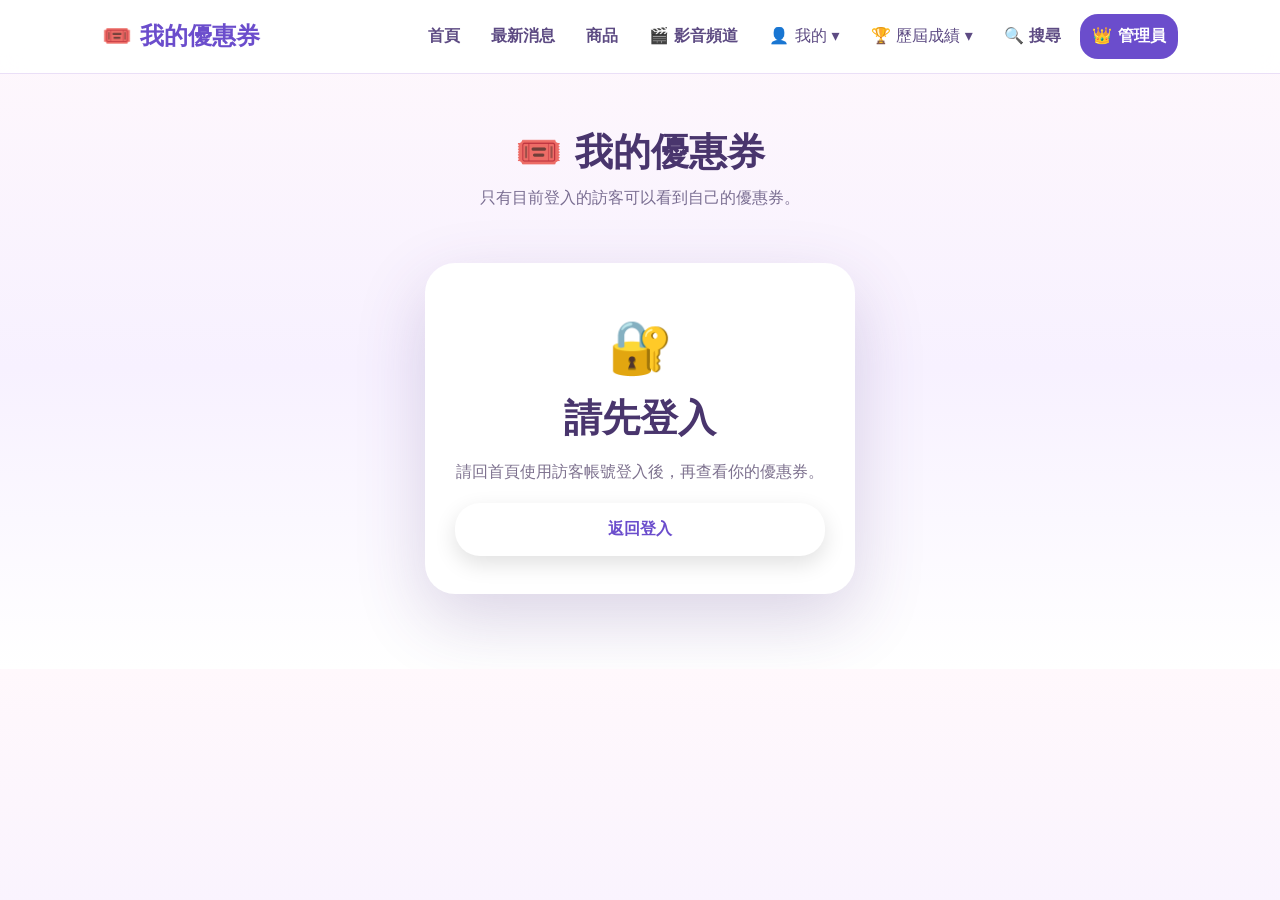
<file: coupons.html>
<!doctype html><html lang="zh-Hant"><head><meta charset="UTF-8"><meta name="viewport" content="width=device-width,initial-scale=1"><title>我的優惠券</title><link rel="stylesheet" href="style.css"></head><body>
<header><div class="nav"><div class="logo">🎟️ 我的優惠券</div><button class="mobileNavToggle" type="button" aria-expanded="false" aria-label="開啟選單">☰ 選單</button><nav><a href="index.html">首頁</a><a href="index.html#news">最新消息</a><a href="products.html">商品</a><a href="videos.html">🎬 影音頻道</a><div class="navDropdown"><button type="button">👤 我的 ▾</button><div class="dropdownMenu myNavMenu"><a href="my.html#myProfilePanel">👤 個人資料</a><a href="my.html#myCompetitionsPanel">🏆 我的比賽</a><a href="my.html#myAwardsPanel">🎖️ 我的獎項</a><a href="my.html#myCouponsPanel">🎟️ 我的優惠券</a><a href="my.html#mySupportPanel">💬 我的客服</a><a href="my.html#myNotificationsPanel">🔔 我的通知</a></div></div><div class="navDropdown"><button type="button">🏆 歷屆成績 ▾</button><div id="competitionMenu" class="dropdownMenu"><a href="competitions.html">📚 全部歷屆成績</a><a href="competitions.html#leaderboard">🏆 達人榜</a><a href="competitions.html?category=Minecraft">🎮 Minecraft 分類</a><div class="dropdownNested"><a class="dropdownNestedTitle" href="competitions.html?category=%E8%9B%8B%E4%BB%94">🥚 蛋仔派對 <span>▸</span></a><div class="dropdownSubmenu"></div></div></div></div><a href="search.html">🔍 搜尋</a><a class="admin" href="admin.html">👑 管理員</a><button id="visitorLogout" class="hidden">登出</button></nav></div></header>
<main><section><h2>🎟️ 我的優惠券</h2><p class="sub">只有目前登入的訪客可以看到自己的優惠券。</p>
<div id="couponGate" class="gate inlineGate"><div class="gate-card"><div class="lock">🔐</div><h2>請先登入</h2><p>請回首頁使用訪客帳號登入後，再查看你的優惠券。</p><a class="btn" href="index.html">返回登入</a></div></div>
<div id="myCoupons" class="couponGrid hidden"><div class="loading">正在載入…</div></div></section></main>
<script src="config.js"></script><script src="app.js?v=round4-v27"></script><script>window.addEventListener('DOMContentLoaded',()=>loadMyCoupons());</script></body></html>
</file>
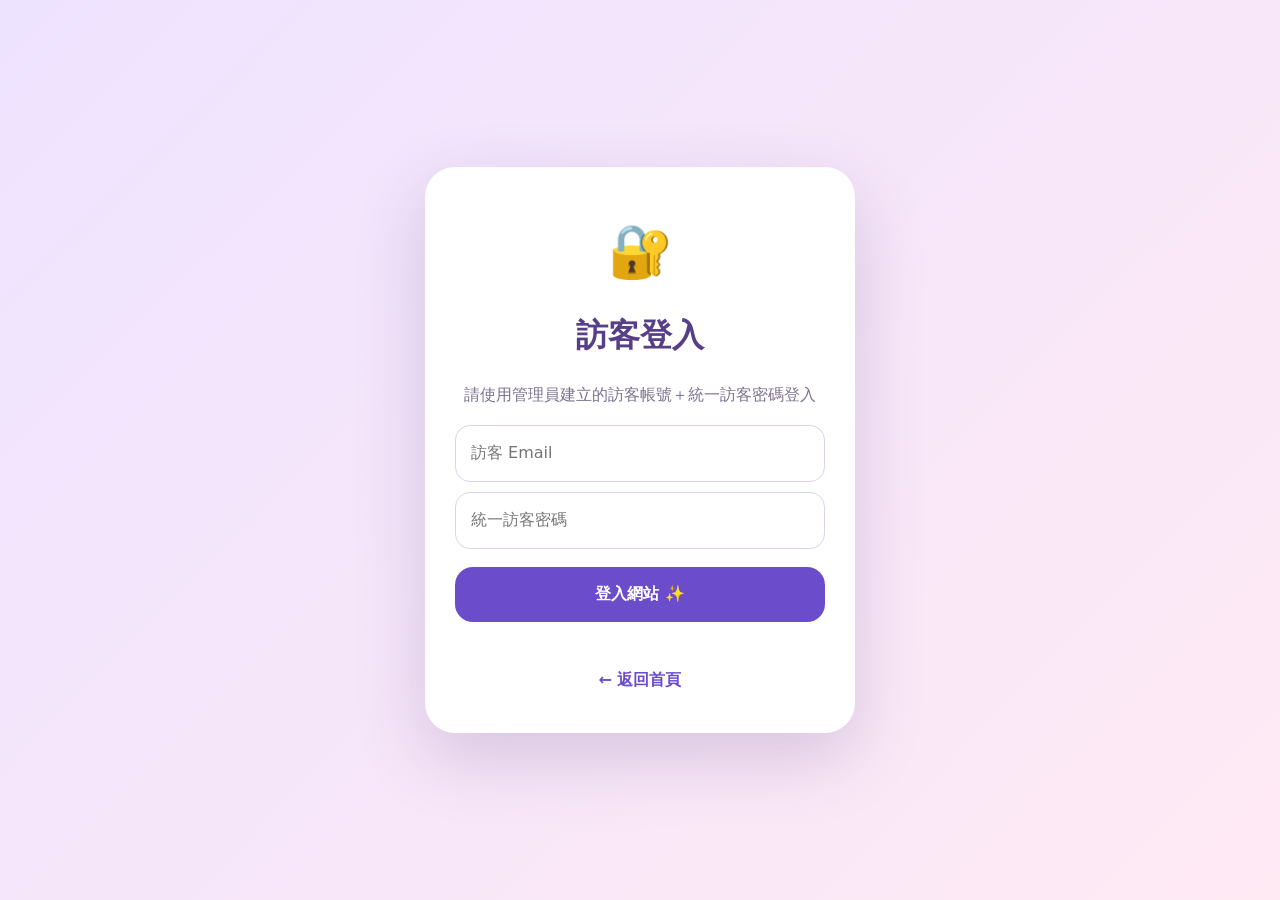
<file: downloads.html>
<!doctype html><html lang="zh-Hant"><head><meta charset="UTF-8"><meta name="viewport" content="width=device-width,initial-scale=1"><title>檔案下載</title><link rel="stylesheet" href="style.css"></head><body>
<div id="visitorGate" class="gate"><div class="gate-card"><div class="lock">🔐</div><h1>訪客登入</h1><p>請使用管理員建立的訪客帳號＋統一訪客密碼登入</p><input id="visitorEmail" type="email" placeholder="訪客 Email" autocomplete="username"><input id="visitorPassword" type="password" placeholder="統一訪客密碼" autocomplete="current-password"><button id="visitorLoginButton">登入網站 ✨</button><small id="visitorLoginError"></small><a href="index.html">← 返回首頁</a></div></div>
<header><div class="nav"><div class="logo" id="siteName">商業簡介</div><button class="mobileNavToggle" type="button" aria-expanded="false" aria-label="開啟選單">☰ 選單</button><nav><a href="index.html">首頁</a><a href="products.html">商品</a><a href="videos.html">🎬 影音頻道</a><a href="competitions.html">🏆 活動／比賽</a><a href="downloads.html">📁 檔案下載</a><a href="search.html">🔍 搜尋</a><button id="visitorLogout" class="hidden">登出</button></nav></div></header>
<main><section id="downloads"><h2>📁 軟體／檔案下載</h2><p class="sub">下載管理員發布的軟體與大型檔案</p><div id="downloadList" class="newsList"><div class="loading">正在載入…</div></div></section></main>
<footer><h2 id="footerName">商業簡介</h2><p id="footerText">© 2026 商業簡介｜私人網站</p></footer>
<script src="config.js"></script><script src="app.js?v=download-v1"></script>
</body></html>
</file>
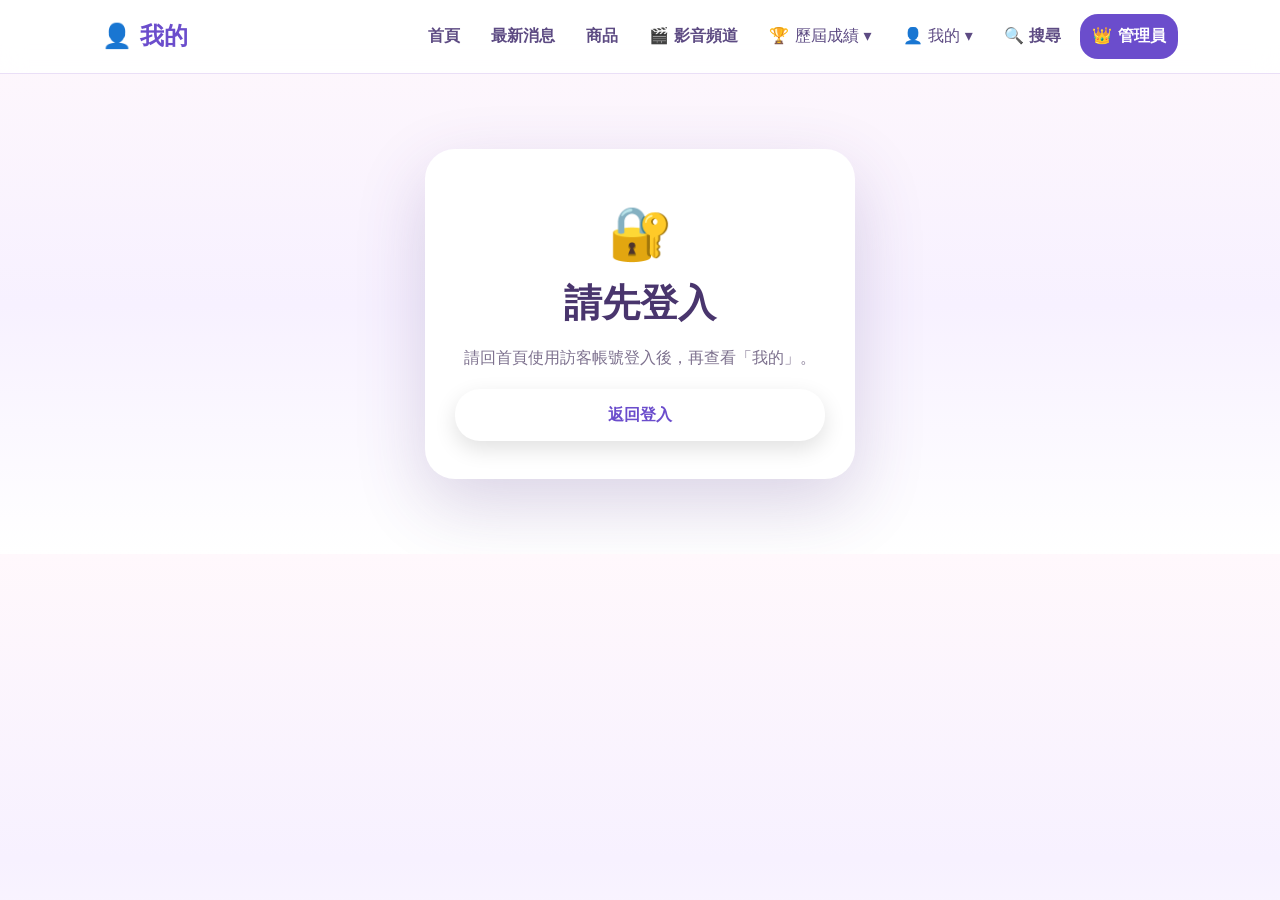
<file: my.html>
<!doctype html><html lang="zh-Hant"><head><meta charset="UTF-8"><meta name="viewport" content="width=device-width,initial-scale=1"><title>我的</title><link rel="stylesheet" href="style.css"></head><body>
<header><div class="nav"><div class="logo">👤 我的</div><button class="mobileNavToggle" type="button" aria-expanded="false" aria-label="開啟選單">☰ 選單</button><nav><a href="index.html">首頁</a><a href="news.html">最新消息</a><a href="products.html">商品</a><a href="videos.html">🎬 影音頻道</a><div class="navDropdown"><button type="button">🏆 歷屆成績 ▾</button><div id="competitionMenu" class="dropdownMenu"><a href="competitions.html">📚 全部歷屆成績</a><a href="competitions.html#leaderboard">🏆 達人榜</a></div></div><div class="navDropdown"><button type="button">👤 我的 ▾</button><div class="dropdownMenu myNavMenu"><a href="#myProfilePanel">👤 個人資料</a><a href="#myCompetitionsPanel">🏆 我的比賽</a><a href="#myAwardsPanel">🎖️ 我的獎項</a><a href="#myCouponsPanel">🎟️ 我的優惠券</a><a href="#mySupportPanel">💬 我的客服</a><a href="#myNotificationsPanel">🔔 我的通知</a><a href="#myGrowthPanel">💎 會員成長</a><a href="#myRewardsPanel">🎁 獎勵中心</a></div></div><a href="search.html">🔍 搜尋</a><a class="admin" href="admin.html">👑 管理員</a><button id="visitorLogout" class="hidden">登出</button></nav></div></header>
<main><section><h1 class="pageTitle">👤 我的</h1><p class="sub">集中查看你的會員資料、比賽、獎項、優惠券、客服與通知。</p>
<div class="mySubnav"><a href="#myOverviewPanel" data-target="myOverviewPanel">🏠 總覽</a><a href="#myProfilePanel" data-target="myProfilePanel">👤 個人資料</a><a href="#myCompetitionsPanel" data-target="myCompetitionsPanel">🏆 我的比賽</a><a href="#myAwardsPanel" data-target="myAwardsPanel">🎖️ 我的獎項</a><a href="#myOrdersPanel" data-target="myOrdersPanel">🧾 我的訂單</a><a href="#myCouponsPanel" data-target="myCouponsPanel">🎟️ 我的優惠券</a><a href="#mySupportPanel" data-target="mySupportPanel">💬 我的客服</a><a href="#myNotificationsPanel" data-target="myNotificationsPanel">🔔 我的通知</a><a href="#myGrowthPanel" data-target="myGrowthPanel">💎 會員成長</a><a href="#myRewardsPanel" data-target="myRewardsPanel">🎁 獎勵中心</a></div>
<div id="myProfile" data-my-center>
<div id="myOverviewPanel" class="myPanel">
  <div class="memberOverviewHead"><div><h2>🏠 會員中心總覽</h2><p class="sub">快速查看目前最重要的會員資訊，點一下即可進入對應功能。</p></div></div>
  <div class="memberOverviewGrid">
    <button class="memberOverviewCard" type="button" onclick="showMySection('myCompetitionsPanel')"><span class="overviewIcon">🏆</span><span><small>我的比賽</small><strong id="overviewCompetitionCount">—</strong><em id="overviewCompetitionText">載入中…</em></span></button>
    <button class="memberOverviewCard" type="button" onclick="showMySection('myNotificationsPanel')"><span class="overviewIcon">🔔</span><span><small>未讀通知</small><strong id="overviewUnreadCount">—</strong><em id="overviewNotificationText">載入中…</em></span></button>
    <button class="memberOverviewCard" type="button" onclick="showMySection('myCouponsPanel')"><span class="overviewIcon">🎟️</span><span><small>可用優惠券</small><strong id="overviewCouponCount">—</strong><em id="overviewCouponText">載入中…</em></span></button>
    <button class="memberOverviewCard" type="button" onclick="showMySection('mySupportPanel')"><span class="overviewIcon">💬</span><span><small>客服案件</small><strong id="overviewSupportCount">—</strong><em id="overviewSupportText">載入中…</em></span></button>
  </div>
  <div class="overviewQuick"><span>快速前往</span><button type="button" onclick="showMySection('myProfilePanel')">👤 個人資料</button><button type="button" onclick="showMySection('myAwardsPanel')">🎖️ 我的獎項</button><button type="button" onclick="showMySection('myOrdersPanel')">🧾 我的訂單</button></div>
</div>
<div id="myProfilePanel" class="myPanel"><div class="myGrid"><article class="formCard"><h2>👤 個人資料</h2><label class="formField"><span>會員編號</span><strong id="myMemberNo" class="memberNumber">—</strong></label><label class="formField"><span>登入 Email</span><strong id="myEmail">—</strong></label><label class="formField"><span>註冊日期</span><strong id="myCreatedAt">—</strong></label><label class="formField"><span>帳號狀態</span><strong id="myAccountStatus">—</strong></label><label class="formField"><span>暱稱</span><input id="profileNickname" maxlength="40" placeholder="輸入你的暱稱"></label><button class="btn" id="saveMyProfile">💾 儲存暱稱</button><small id="profileMsg"></small></article><article class="formCard"><h2>🔐 修改密碼</h2><p class="sub">新密碼至少 8 碼。</p><label class="formField"><span>新密碼</span><input id="newPassword" type="password" minlength="8"></label><label class="formField"><span>再次輸入</span><input id="newPassword2" type="password" minlength="8"></label><button class="btn" id="changeMyPassword">🔑 更新密碼</button><small id="passwordMsg"></small></article></div></div>
<div id="myCompetitionsPanel" class="myPanel hidden"><h2>🏆 我的比賽／活動</h2><p class="sub">查看報名、簽到與活動成績。</p><div id="myActivitySummary" class="competitionSummary"></div><div id="myCompetitions" class="newsList"><div class="loading">正在載入…</div></div><h3 style="margin-top:28px">📍 最近簽到</h3><div id="myAttendance" class="newsList"><div class="loading">正在載入…</div></div><section class="formCard" style="margin-top:28px"><h3>🏅 我的活動徽章</h3><div id="myActivityBadges" class="newsList"><div class="loading">正在載入…</div></div></section><section class="formCard" style="margin-top:28px"><h3>📈 我的活動履歷</h3><div id="myActivityHistory" class="newsList"><div class="loading">正在載入…</div></div></section></div>
<div id="myAwardsPanel" class="myPanel hidden"><h2>🎖️ 我的獎項</h2><p class="sub">冠亞季軍與管理員填寫的獎項會整理在這裡。</p><div id="myAwards" class="newsList"><div class="loading">正在載入…</div></div></div>
<div id="myOrdersPanel" class="myPanel hidden"><h2>🧾 我的訂單</h2><p class="sub">查看商品購買紀錄。付款方式目前只接受線下現金。</p><div id="myOrders" class="newsList"><div class="loading">正在載入…</div></div></div><div id="myCouponsPanel" class="myPanel hidden"><h2>🎟️ 我的優惠券</h2><div id="couponGate" class="gate inlineGate hidden"><div class="gate-card"><p>請先登入。</p></div></div><div id="myCoupons" class="couponGrid"><div class="loading">正在載入…</div></div></div>
<div id="mySupportPanel" class="myPanel hidden"><h2>💬 我的客服</h2><p class="sub">可查看案件狀態與管理員回覆；問題解決後可自行結案。結案後如有新問題，可再建立新的客服案件。</p><div class="editor supportBox"><label>主旨<input id="ticketSubject" maxlength="120"></label><label>內容<textarea id="ticketMessage" rows="6" maxlength="3000"></textarea></label><button class="btn" id="sendTicket">送出客服訊息</button><small id="ticketMsg"></small></div><div id="myTickets" class="newsList" style="margin-top:20px"></div></div>
<div id="myRewardsPanel" class="myPanel hidden"><div class="panelHeading"><div><h2>🎁 獎勵中心</h2><p class="sub">用你累積的 💎 成長積分兌換會員獎勵。</p></div></div><div id="rewardBalance" class="rewardBalance"><div class="loading">正在載入積分…</div></div><div id="rewardList" class="rewardGrid"><div class="loading">正在載入獎勵…</div></div><section class="rewardHistorySection"><h3>📜 我的兌換紀錄</h3><div id="rewardHistory" class="newsList"><div class="loading">正在載入…</div></div></section></div><div id="myGrowthPanel" class="myPanel hidden"><div class="growthHeader"><div><h2>💎 會員成長</h2><p class="sub">累積積分、提升等級、完成任務並解鎖成就。</p></div></div><div id="growthSummary" class="growthSummary"><div class="loading">正在載入…</div></div><section class="growthDashboard"><div class="growthDashHead"><div><h3>📊 成長儀表板</h3><p class="sub">快速掌握本月活動、積分與成長進度。</p></div></div><div id="growthStats" class="growthStats"><div class="loading">正在載入成長數據…</div></div><div id="growthDashboardDetail" class="growthDashboardDetail"><div class="loading">正在整理成長資料…</div></div></section><div class="growthGrid"><article class="formCard"><h3>🎯 我的任務</h3><div id="growthTasks" class="newsList"><div class="loading">正在載入…</div></div></article><article class="formCard"><h3>🏆 我的成就</h3><div id="growthAchievements" class="newsList"><div class="loading">正在載入…</div></div></article></div><article class="formCard growthHistory"><h3>📜 積分紀錄</h3><div id="growthHistory" class="newsList"><div class="loading">正在載入…</div></div></article></div><div id="myNotificationsPanel" class="myPanel hidden"><div class="panelHeading"><div><h2>🔔 我的通知</h2><p class="sub">比賽、優惠券、客服與系統重要訊息集中顯示。</p></div><div class="notificationActions"><button class="btn secondary" id="markAllNotifications">✓ 全部標記已讀</button><button class="btn secondary" id="deleteReadNotifications">🗑️ 刪除已讀訊息</button></div></div><div class="notificationToolbar"><span id="notificationSummary">正在載入…</span><select id="notificationFilter"><option value="all">全部通知</option><option value="unread">未讀通知</option><option value="read">已讀通知</option></select></div><small id="notificationMsg"></small><div id="myNotifications" class="newsList"><div class="loading">正在載入…</div></div></div>
</div></section></main>
<script src="config.js"></script><script src="app.js?v=order-v1"></script><script>window.addEventListener('DOMContentLoaded',()=>{if(!localStorage.getItem('visitor_access_token')){document.querySelector('main').innerHTML='<section><div class="gate inlineGate"><div class="gate-card"><div class="lock">🔐</div><h2>請先登入</h2><p>請回首頁使用訪客帳號登入後，再查看「我的」。</p><a class="btn" href="index.html">返回登入</a></div></div></section>';}else{loadMyCoupons();loadMyTickets();}});</script></body></html>
</file>
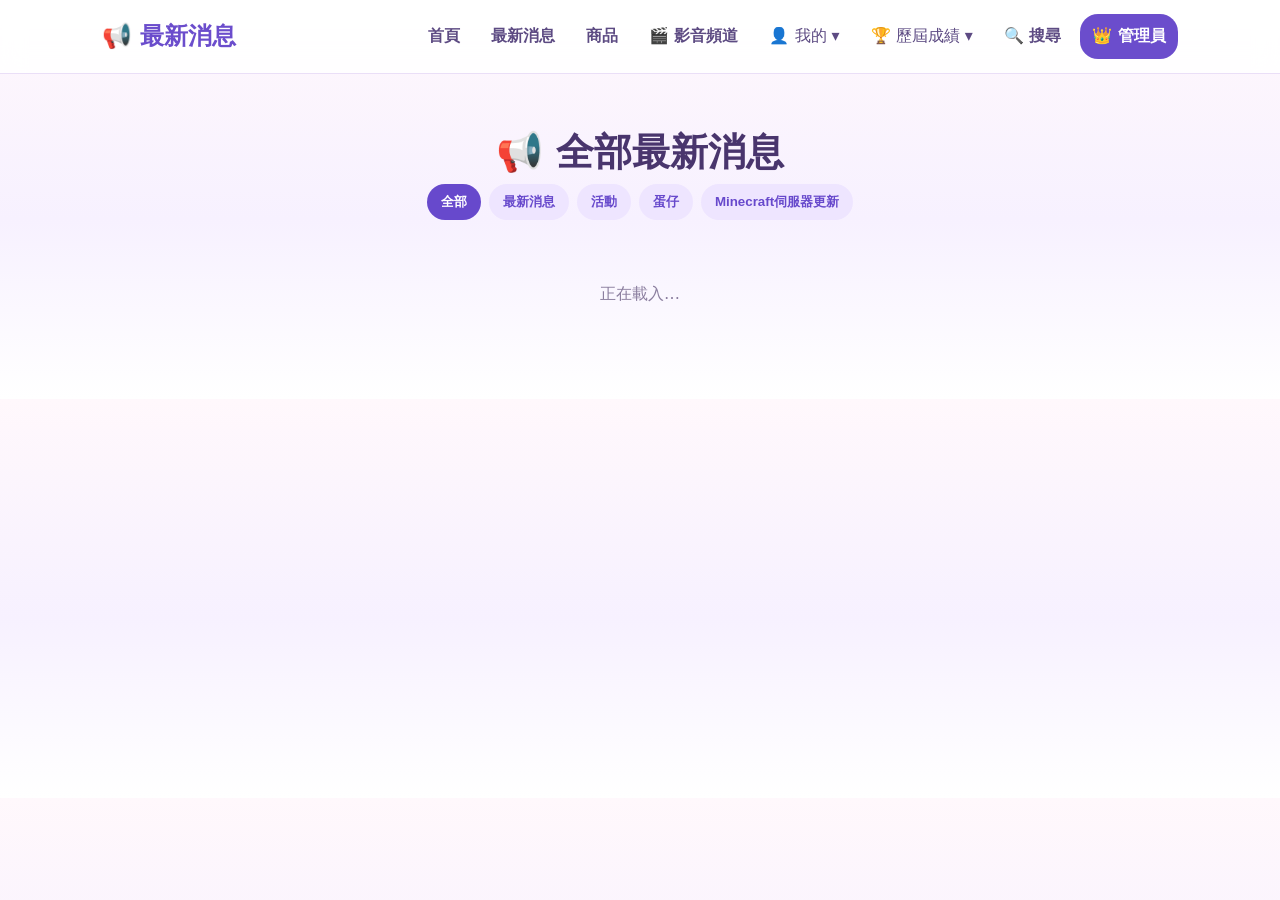
<file: news.html>
<!doctype html><html lang="zh-Hant"><head><meta charset="UTF-8"><meta name="viewport" content="width=device-width,initial-scale=1"><title>最新消息</title><link rel="stylesheet" href="style.css"></head><body><header><div class="nav"><div class="logo">📢 最新消息</div><button class="mobileNavToggle" type="button" aria-expanded="false" aria-label="開啟選單">☰ 選單</button><nav><a href="index.html">首頁</a><a href="index.html#news">最新消息</a><a href="products.html">商品</a><a href="videos.html">🎬 影音頻道</a><div class="navDropdown"><button type="button">👤 我的 ▾</button><div class="dropdownMenu myNavMenu"><a href="my.html#myProfilePanel">👤 個人資料</a><a href="my.html#myCompetitionsPanel">🏆 我的比賽</a><a href="my.html#myAwardsPanel">🎖️ 我的獎項</a><a href="my.html#myCouponsPanel">🎟️ 我的優惠券</a><a href="my.html#mySupportPanel">💬 我的客服</a><a href="my.html#myNotificationsPanel">🔔 我的通知</a></div></div><div class="navDropdown"><button type="button">🏆 歷屆成績 ▾</button><div id="competitionMenu" class="dropdownMenu"><a href="competitions.html">📚 全部歷屆成績</a><a href="competitions.html#leaderboard">🏆 達人榜</a><a href="competitions.html?category=Minecraft">🎮 Minecraft 分類</a><div class="dropdownNested"><a class="dropdownNestedTitle" href="competitions.html?category=%E8%9B%8B%E4%BB%94">🥚 蛋仔派對 <span>▸</span></a><div class="dropdownSubmenu"></div></div></div></div><a href="search.html">🔍 搜尋</a><a class="admin" href="admin.html">👑 管理員</a><button id="visitorLogout" class="hidden">登出</button></nav></div></header><main><section><h2>📢 全部最新消息</h2><div class="filters"><button class="filter active" data-category="all">全部</button><button class="filter" data-category="最新消息">最新消息</button><button class="filter" data-category="活動">活動</button><button class="filter" data-category="蛋仔">蛋仔</button><button class="filter" data-category="Minecraft伺服器更新">Minecraft伺服器更新</button></div><div id="allNews" class="newsList"><div class="loading">正在載入…</div></div></section></main><script src="config.js"></script><script src="app.js?v=round3-v22"></script><script>window.addEventListener('DOMContentLoaded',()=>loadAllNews());</script></body></html>
</file>
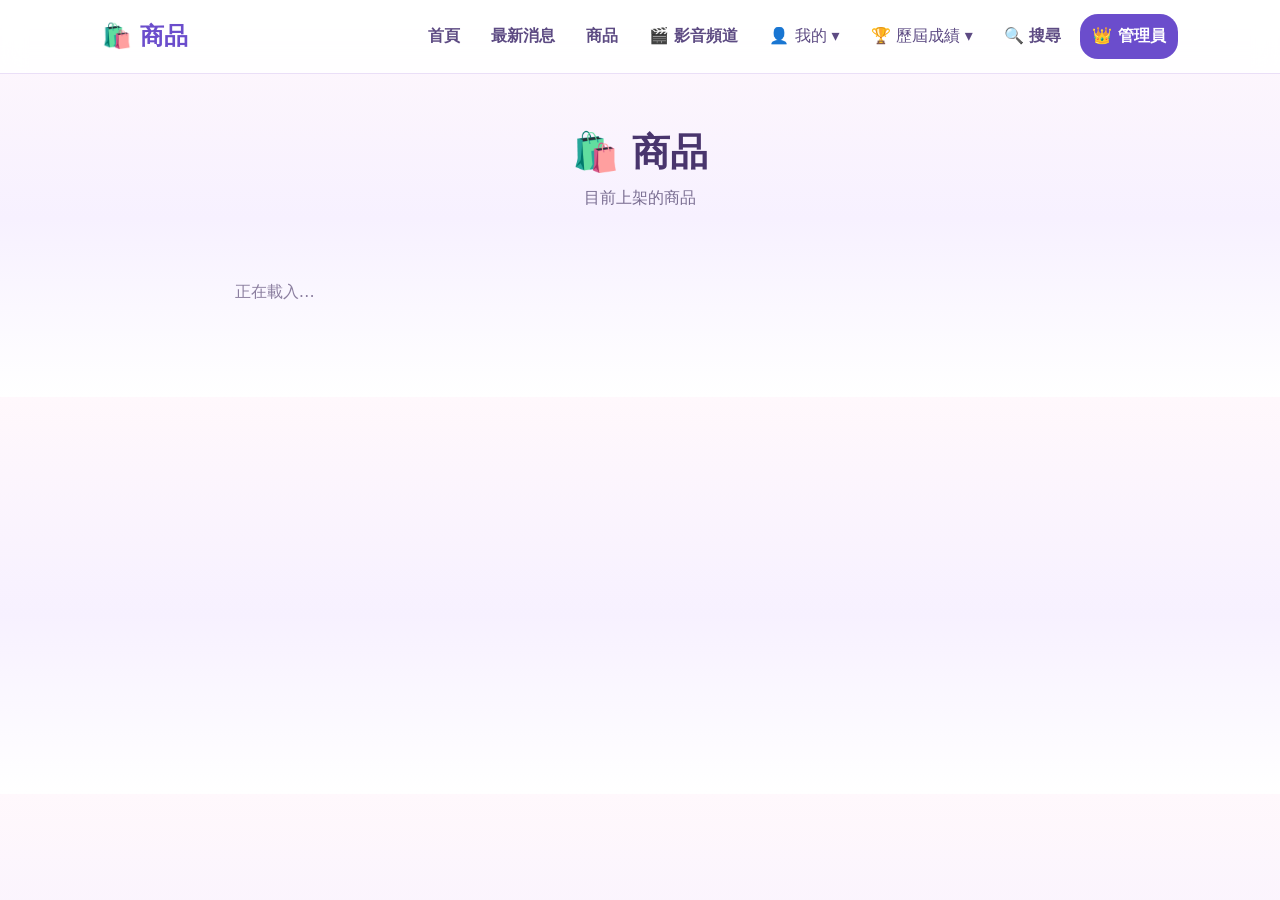
<file: products.html>
<!doctype html><html lang="zh-Hant"><head><meta charset="UTF-8"><meta name="viewport" content="width=device-width,initial-scale=1"><title>商品</title><link rel="stylesheet" href="style.css"></head><body><header><div class="nav"><div class="logo">🛍️ 商品</div><button class="mobileNavToggle" type="button" aria-expanded="false" aria-label="開啟選單">☰ 選單</button><nav><a href="index.html">首頁</a><a href="index.html#news">最新消息</a><a href="products.html">商品</a><a href="videos.html">🎬 影音頻道</a><div class="navDropdown"><button type="button">👤 我的 ▾</button><div class="dropdownMenu myNavMenu"><a href="my.html#myProfilePanel">👤 個人資料</a><a href="my.html#myCompetitionsPanel">🏆 我的比賽</a><a href="my.html#myAwardsPanel">🎖️ 我的獎項</a><a href="my.html#myCouponsPanel">🎟️ 我的優惠券</a><a href="my.html#mySupportPanel">💬 我的客服</a><a href="my.html#myNotificationsPanel">🔔 我的通知</a></div></div><div class="navDropdown"><button type="button">🏆 歷屆成績 ▾</button><div id="competitionMenu" class="dropdownMenu"><a href="competitions.html">📚 全部歷屆成績</a><a href="competitions.html#leaderboard">🏆 達人榜</a><a href="competitions.html?category=Minecraft">🎮 Minecraft 分類</a><div class="dropdownNested"><a class="dropdownNestedTitle" href="competitions.html?category=%E8%9B%8B%E4%BB%94">🥚 蛋仔派對 <span>▸</span></a><div class="dropdownSubmenu"></div></div></div></div><a href="search.html">🔍 搜尋</a><a class="admin" href="admin.html">👑 管理員</a><button id="visitorLogout" class="hidden">登出</button></nav></div></header><main><section><h2>🛍️ 商品</h2><p class="sub">目前上架的商品</p><div id="productGrid" class="productGrid"><div class="loading">正在載入…</div></div></section></main><script src="config.js"></script><script src="app.js?v=order-v1"></script><script>window.addEventListener('DOMContentLoaded',()=>loadProducts());</script></body></html>
</file>
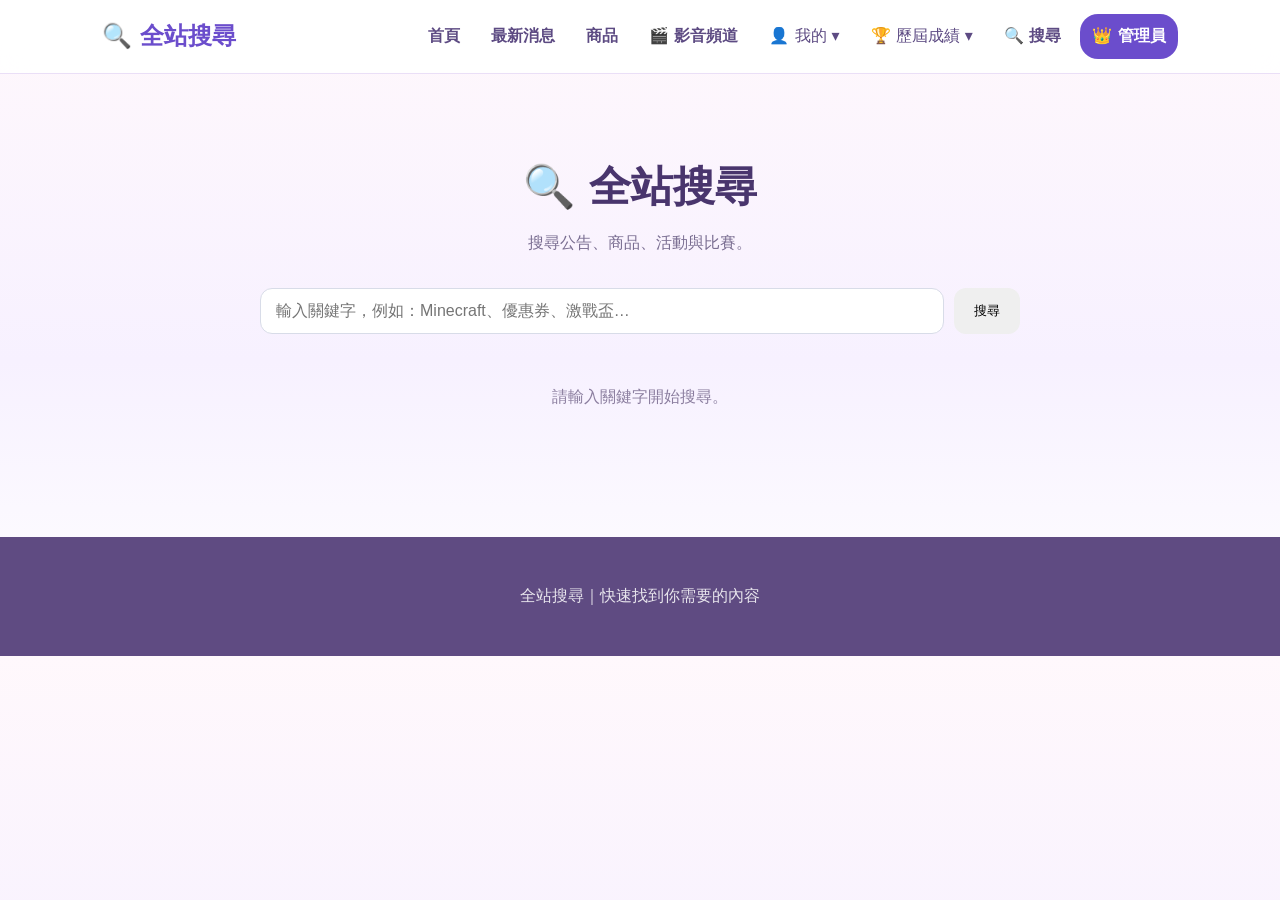
<file: search.html>
<!doctype html><html lang="zh-Hant"><head><meta charset="UTF-8"><meta name="viewport" content="width=device-width,initial-scale=1"><title>全站搜尋</title><link rel="stylesheet" href="style.css"></head><body>
<header><div class="nav"><div class="logo">🔍 全站搜尋</div><button class="mobileNavToggle" type="button" aria-expanded="false" aria-label="開啟選單">☰ 選單</button><nav>
<a href="index.html">首頁</a><a href="news.html">最新消息</a><a href="products.html">商品</a><a href="videos.html">🎬 影音頻道</a><div class="navDropdown"><button type="button">👤 我的 ▾</button><div class="dropdownMenu myNavMenu"><a href="my.html#myProfilePanel">👤 個人資料</a><a href="my.html#myCompetitionsPanel">🏆 我的比賽</a><a href="my.html#myAwardsPanel">🎖️ 我的獎項</a><a href="my.html#myCouponsPanel">🎟️ 我的優惠券</a><a href="my.html#mySupportPanel">💬 我的客服</a><a href="my.html#myNotificationsPanel">🔔 我的通知</a></div></div><div class="navDropdown"><button type="button">🏆 歷屆成績 ▾</button><div id="competitionMenu" class="dropdownMenu"><a href="competitions.html">📚 全部歷屆成績</a><a href="competitions.html#leaderboard">🏆 達人榜</a></div></div><a class="activeNav" href="search.html">🔍 搜尋</a><a class="admin" href="admin.html">👑 管理員</a><button id="visitorLogout" class="hidden">登出</button>
</nav></div></header>
<main><section class="searchPage"><h1 class="pageTitle">🔍 全站搜尋</h1><p class="sub">搜尋公告、商品、活動與比賽。</p><form id="siteSearchForm" class="siteSearchForm"><input id="siteSearchInput" type="search" autocomplete="off" placeholder="輸入關鍵字，例如：Minecraft、優惠券、激戰盃…"><button type="submit">搜尋</button></form><div id="searchCount" class="searchCount"></div><div id="searchResults" class="newsList"><div class="empty">請輸入關鍵字開始搜尋。</div></div></section></main>
<footer><p>全站搜尋｜快速找到你需要的內容</p></footer><script src="config.js"></script><script src="app.js?v=round3-v22"></script></body></html>
</file>
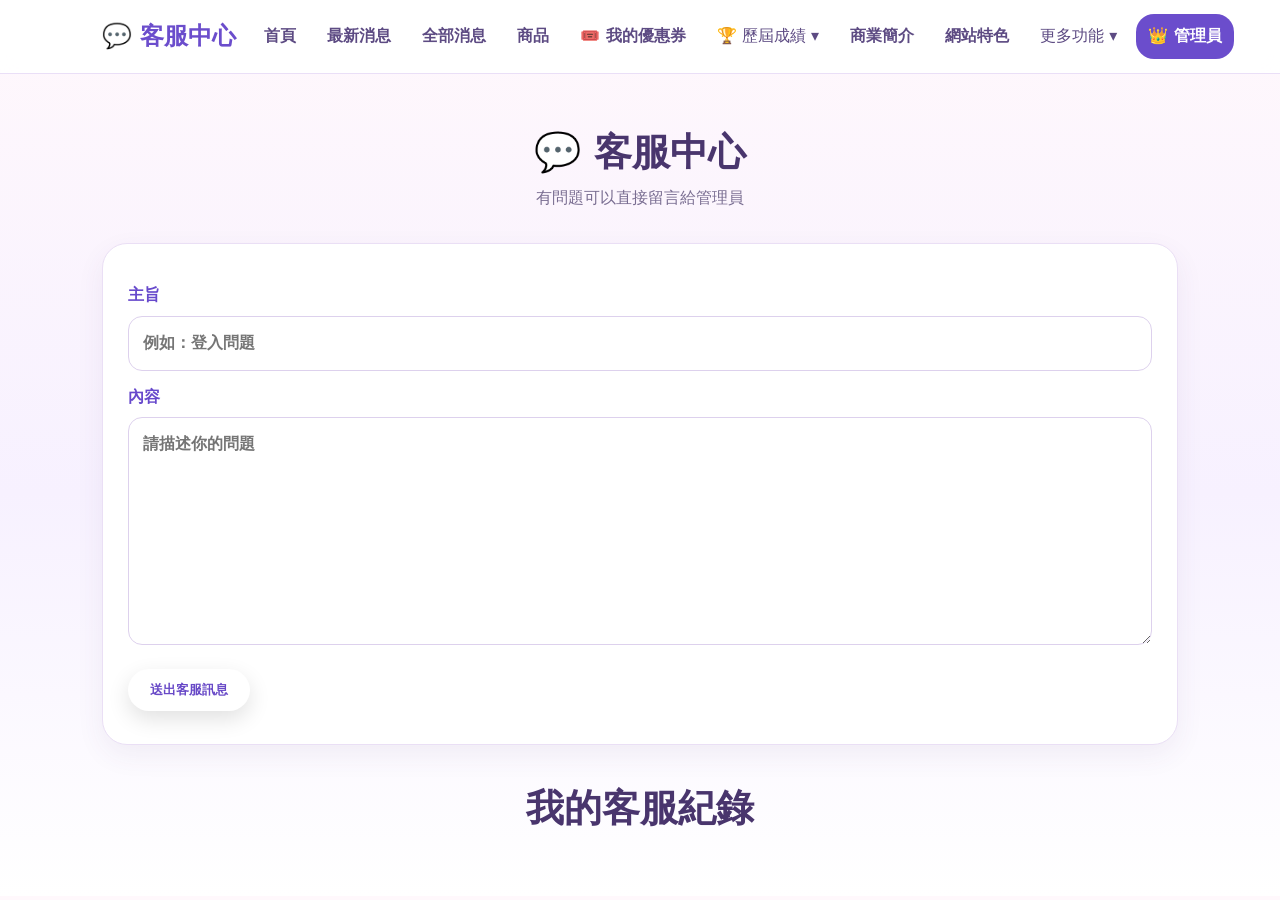
<file: support.html>
<!doctype html><html lang="zh-Hant"><head><meta charset="UTF-8"><meta name="viewport" content="width=device-width,initial-scale=1"><title>客服中心</title><link rel="stylesheet" href="style.css"></head><body><header><div class="nav"><div class="logo">💬 客服中心</div><nav><a href="index.html">首頁</a><a href="index.html#news">最新消息</a><a href="news.html">全部消息</a><a href="products.html">商品</a><a href="coupons.html">🎟️ 我的優惠券</a><div class="navDropdown"><button type="button">🏆 歷屆成績 ▾</button><div id="competitionMenu" class="dropdownMenu"><a href="competitions.html">📚 全部歷屆成績</a><div class="dropdownGroup"><b>🎮 Minecraft</b><a href="competitions.html?category=Minecraft">Minecraft 歷屆成績</a></div><div class="dropdownGroup"><b>🥚 蛋仔</b><a href="competitions.html?category=%E8%9B%8B%E4%BB%94">蛋仔歷屆成績</a></div></div></div><a href="index.html#about">商業簡介</a><a href="index.html#features">網站特色</a><div class="navDropdown"><button type="button">更多功能 ▾</button><div class="dropdownMenu"><a href="index.html#contact">聯絡我們</a><a href="support.html">💬 客服</a><a href="forms.html">📝 表單</a></div></div><a class="admin" href="admin.html">👑 管理員</a><button id="visitorLogout" class="hidden">登出</button></nav></div></header><main><section><h2>💬 客服中心</h2><p class="sub">有問題可以直接留言給管理員</p><div class="editor supportBox"><label>主旨<input id="ticketSubject" maxlength="120" placeholder="例如：登入問題"></label><label>內容<textarea id="ticketMessage" rows="7" maxlength="3000" placeholder="請描述你的問題"></textarea></label><button class="btn" id="sendTicket">送出客服訊息</button><small id="ticketMsg"></small></div><h2 style="margin-top:40px">我的客服紀錄</h2><div id="myTickets" class="newsList"></div></section></main><script src="config.js"></script><script src="app.js?v=all-features-v1"></script><script>window.addEventListener('DOMContentLoaded',()=>loadMyTickets());</script></body></html>
</file>
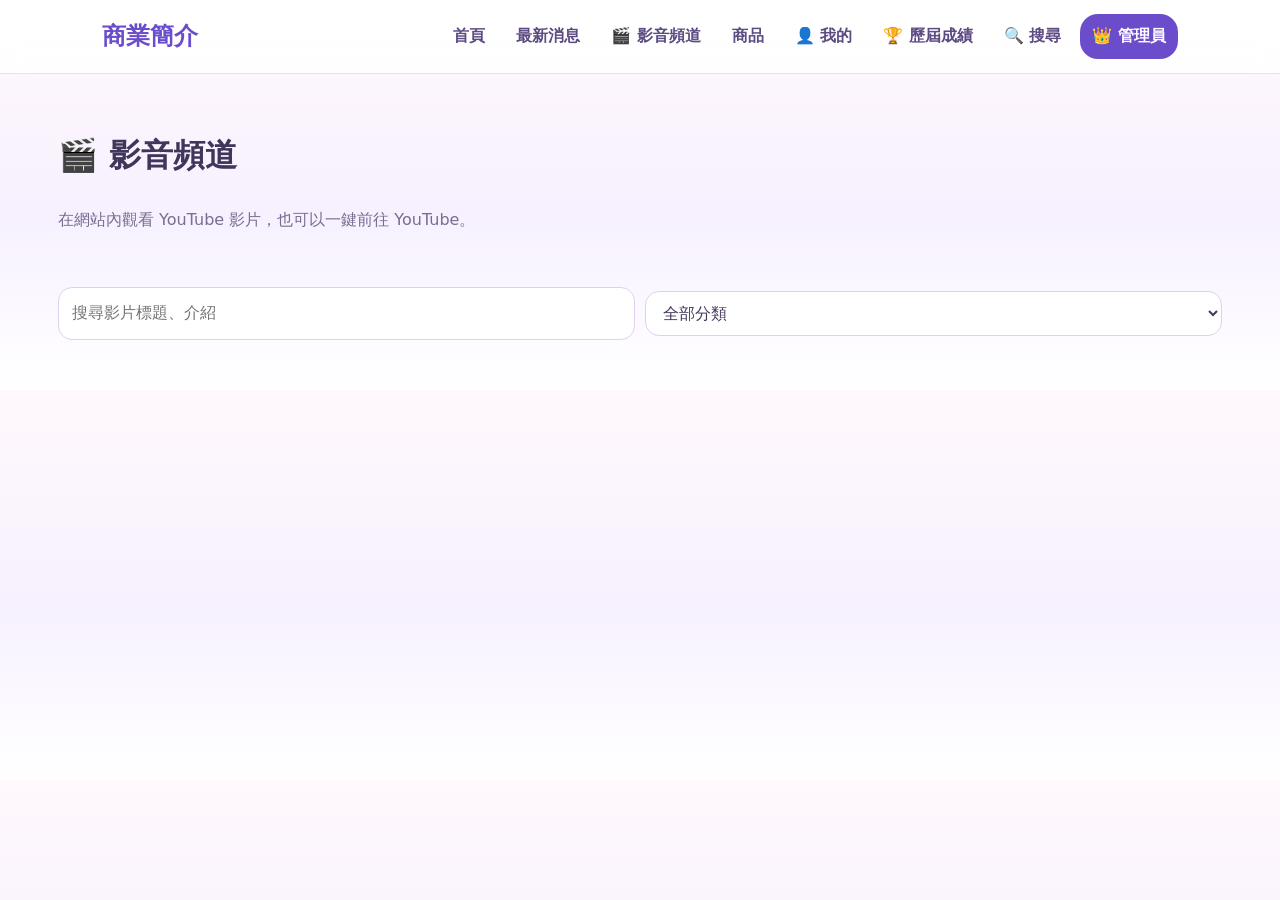
<file: videos.html>
<!doctype html><html lang="zh-Hant"><head><meta charset="utf-8"><meta name="viewport" content="width=device-width,initial-scale=1"><title>🎬 影音頻道</title><link rel="stylesheet" href="style.css"></head><body>
<header><div class="nav"><div class="logo" id="siteName">商業簡介</div><button class="mobileNavToggle" type="button" aria-expanded="false">☰ 選單</button><nav><a href="index.html">首頁</a><a href="news.html">最新消息</a><a href="videos.html">🎬 影音頻道</a><a href="products.html">商品</a><a href="my.html">👤 我的</a><a href="competitions.html">🏆 歷屆成績</a><a href="search.html">🔍 搜尋</a><a class="admin" href="admin.html">👑 管理員</a></nav></div></header>
<main class="container" style="max-width:1200px;margin:0 auto;padding:32px 18px"><div class="dashboardHeader"><div><h1>🎬 影音頻道</h1><p class="sub">在網站內觀看 YouTube 影片，也可以一鍵前往 YouTube。</p></div></div><div class="adminListTools" style="margin:18px 0"><input id="videoSearch" type="search" placeholder="搜尋影片標題、介紹"><select id="videoCategory"><option value="all">全部分類</option></select></div><div id="featuredVideo"></div><div id="videoGrid" class="productGrid"></div><div id="videoEmpty" class="empty hidden">目前沒有上架影片。</div></main>
<script src="config.js"></script><script>
const $=id=>document.getElementById(id);let videos=[];
function esc(s){return String(s??'').replace(/[&<>"']/g,m=>({'&':'&amp;','<':'&lt;','>':'&gt;','"':'&quot;',"'":'&#39;'}[m]))}
function ytId(u){try{const x=new URL(u);if(x.hostname.includes('youtu.be'))return x.pathname.slice(1).split('/')[0];if(x.searchParams.get('v'))return x.searchParams.get('v');const m=x.pathname.match(/\/(?:embed|shorts)\/([^/?]+)/);return m?m[1]:''}catch{return ''}}
function render(){const q=($('videoSearch').value||'').toLowerCase(),c=$('videoCategory').value;const rows=videos.filter(v=>(c==='all'||v.category===c)&&(!q||[v.title,v.description,v.category].some(x=>String(x||'').toLowerCase().includes(q))));$('videoEmpty').classList.toggle('hidden',!!rows.length);const f=rows.find(v=>v.featured);$('featuredVideo').innerHTML=f?`<article class="notice" style="margin-bottom:22px"><div class="date">⭐ 精選影片 · ${esc(f.category)}</div><h2>${esc(f.title)}</h2><p>${esc(f.description)}</p><div style="aspect-ratio:16/9;max-width:900px"><iframe src="https://www.youtube.com/embed/${encodeURIComponent(f.youtube_id)}" title="${esc(f.title)}" style="width:100%;height:100%;border:0;border-radius:14px" allow="accelerometer; autoplay; clipboard-write; encrypted-media; gyroscope; picture-in-picture; web-share" allowfullscreen></iframe></div><p style="margin-top:12px"><a class="btn" href="${esc(f.youtube_url)}" target="_blank" rel="noopener">▶️ 在 YouTube 開啟</a></p></article>`:'';const rest=rows.filter(v=>!f||v.id!==f.id);$('videoGrid').innerHTML=rest.map(v=>`<article class="productCard"><div style="position:relative"><img src="${esc(v.thumbnail_url)}" alt="${esc(v.title)}" loading="lazy" style="width:100%;aspect-ratio:16/9;object-fit:cover;border-radius:12px"><span style="position:absolute;left:12px;bottom:12px;background:#111c;color:#fff;padding:6px 10px;border-radius:999px">▶️</span></div><div class="productCardBody"><div class="date">${esc(v.category)} · ${esc(new Date(v.published_at).toLocaleDateString('zh-TW'))}</div><h3>${esc(v.title)}</h3><p>${esc(v.description||'')}</p><button class="btn" onclick="watch('${v.id}')">▶️ 網站觀看</button> <a class="btn secondary" href="${esc(v.youtube_url)}" target="_blank" rel="noopener">YouTube</a></div></article>`).join('')}
function watch(id){const v=videos.find(x=>x.id===id);if(!v)return;const modal=document.createElement('div');modal.style='position:fixed;inset:0;background:#000b;z-index:9999;display:flex;align-items:center;justify-content:center;padding:18px';modal.innerHTML=`<div style="background:var(--card,#fff);width:min(1000px,100%);padding:16px;border-radius:16px"><button class="btn secondary" style="float:right" onclick="this.closest('[style*=fixed]').remove()">✕ 關閉</button><h2>${esc(v.title)}</h2><div style="aspect-ratio:16/9"><iframe src="https://www.youtube.com/embed/${encodeURIComponent(v.youtube_id)}?autoplay=1" title="${esc(v.title)}" style="width:100%;height:100%;border:0;border-radius:12px" allow="autoplay; encrypted-media; picture-in-picture; web-share" allowfullscreen></iframe></div><p>${esc(v.description||'')}</p><a class="btn" href="${esc(v.youtube_url)}" target="_blank" rel="noopener">▶️ 在 YouTube 開啟</a></div>`;document.body.appendChild(modal)}
async function load(){if(typeof SUPABASE_URL==='undefined'||!SUPABASE_URL)return;const r=await fetch(SUPABASE_URL+'/rest/v1/videos?select=*&published=eq.true&order=sort_order.asc,published_at.desc',{headers:{apikey:SUPABASE_ANON_KEY}});videos=r.ok?await r.json():[];const cs=[...new Set(videos.map(v=>v.category))];$('videoCategory').innerHTML='<option value="all">全部分類</option>'+cs.map(c=>`<option>${esc(c)}</option>`).join('');render()}
$('videoSearch').oninput=render;$('videoCategory').onchange=render;load();
</script></body></html>
</file>
<file: style.css>
*{box-sizing:border-box}
html{scroll-behavior:smooth}
body{margin:0;font-family:system-ui,-apple-system,"Noto Sans TC","Microsoft JhengHei",sans-serif;color:#40355b;background:linear-gradient(180deg,#fff8fc,#f7f1ff 55%,#fff);line-height:1.8}
a{color:inherit} header{position:sticky;top:0;z-index:20;background:rgba(255,255,255,.9);backdrop-filter:blur(12px);border-bottom:1px solid #eadff7}
.nav{max-width:1120px;margin:auto;padding:14px 22px;display:flex;align-items:center;justify-content:space-between;gap:20px}.logo{font-size:24px;font-weight:900;color:#6b4dcc;white-space:nowrap}
nav{display:flex;align-items:center;gap:7px;flex-wrap:nowrap;justify-content:flex-end}nav a,nav button{border:0;background:transparent;text-decoration:none;padding:8px 12px;border-radius:18px;font-weight:800;color:#5d4b83;cursor:pointer}nav a:hover,nav button:hover{background:#eee5ff;color:#6b4dcc}nav .admin{background:#6b4dcc;color:#fff}
main{max-width:1120px;margin:auto}.hero{min-height:520px;margin:28px 18px 60px;border-radius:34px;overflow:hidden;position:relative;background:#eadfff;box-shadow:0 18px 50px rgba(94,70,145,.14)}.hero img{width:100%;height:520px;object-fit:cover;display:block}.heroShade{position:absolute;inset:0;background:linear-gradient(90deg,rgba(54,37,86,.72),rgba(54,37,86,.18),rgba(54,37,86,.05))}.heroCard{position:absolute;left:8%;top:50%;transform:translateY(-50%);max-width:540px;color:#fff}.heroCard h1{font-size:56px;line-height:1.15;margin:0 0 12px;text-shadow:0 4px 18px rgba(0,0,0,.2)}.heroCard p{font-size:21px;margin:0 0 25px}.btn{display:inline-block;background:#fff;color:#6849c7;border:0;border-radius:25px;padding:12px 22px;text-decoration:none;font-weight:900;cursor:pointer;box-shadow:0 8px 22px rgba(0,0,0,.12)}
section{padding:55px 22px;scroll-margin-top:85px}section h2{font-size:38px;line-height:1.25;text-align:center;margin:0 0 8px;color:#49356d}.sub{text-align:center;color:#796d91;margin:0 auto 30px}
.newsList{display:grid;gap:18px}.notice{background:#fff;border:1px solid #eadff5;border-radius:24px;padding:22px 25px;box-shadow:0 10px 28px rgba(83,62,120,.08)}.notice .date{font-size:14px;color:#9a7cc8;font-weight:800}.notice h3{font-size:24px;margin:5px 0;color:#4d3a70}.notice p{margin:5px 0;color:#655a78}
.notice .noticeContent.isCollapsed{display:-webkit-box;-webkit-box-orient:vertical;-webkit-line-clamp:4;overflow:hidden;white-space:normal}.notice .noticeContent.isExpanded{display:block;overflow:visible}.notice .noticeMore{display:inline-block;margin:2px 0 8px;padding:0;border:0;background:transparent;color:#6749cc;font:inherit;font-weight:800;cursor:pointer}.notice .noticeMore:hover{text-decoration:underline}
.grid2{display:grid;grid-template-columns:repeat(2,1fr);gap:22px}.grid2 article,.features article,.contact{background:#fff;border:1px solid #eadff5;border-radius:25px;padding:28px;box-shadow:0 10px 28px rgba(83,62,120,.07)}.grid2 h3,.features h3{color:#6144a4;margin-top:0}
.features{display:grid;grid-template-columns:repeat(4,1fr);gap:18px}.features article{text-align:center}.features b{font-size:42px}.contact{text-align:center;max-width:760px;margin:auto}
footer{text-align:center;padding:45px 20px;background:#5f4b82;color:#fff;margin-top:35px}footer h2{color:#fff;margin:0 0 6px}footer p{margin:0;opacity:.85}
.gate{position:fixed;inset:0;z-index:100;background:linear-gradient(135deg,#eee3ff,#ffeaf4);display:flex;align-items:center;justify-content:center;padding:20px}.gate-card{width:min(430px,100%);background:#fff;border-radius:30px;padding:38px 30px;text-align:center;box-shadow:0 25px 70px rgba(82,56,125,.2)}.lock{font-size:52px}.gate-card h1{margin:8px 0;color:#573e88}.gate-card p{color:#7d718e}.gate-card input{display:block;width:100%;padding:13px 15px;margin:10px 0;border:1px solid #ddd1ed;border-radius:15px;font:inherit;outline:none}.gate-card button{width:100%;padding:13px 18px;border:0;border-radius:18px;background:#6b4dcc;color:#fff;font:inherit;font-weight:900;cursor:pointer;margin:8px 0}.gate-card a{display:block;margin-top:12px;color:#6b4dcc;text-decoration:none;font-weight:800}.gate-card small{display:block;color:#d34f73;min-height:24px}
.hidden{display:none!important}.dashboard main{padding-top:20px}.dashboard section{padding-top:35px}
.dashboardHeader{display:flex;align-items:center;justify-content:space-between;gap:20px;margin:0 0 22px}.dashboardHeader h2{margin:0 0 6px}.dashboardCards{display:grid;grid-template-columns:repeat(4,1fr);gap:15px;margin-bottom:22px}.dashCard{display:flex;align-items:center;gap:14px;background:#fff;border:1px solid #eadff5;border-radius:22px;padding:18px;box-shadow:0 10px 28px rgba(83,62,120,.07)}.dashIcon{font-size:32px;line-height:1}.dashLabel{font-size:13px;font-weight:900;color:#8b7e9f}.dashValue{font-size:28px;font-weight:950;color:#4d3a70;line-height:1.1;margin:3px 0}.dashSub{font-size:12px;color:#8b7e9f}.dashboardGrid{display:grid;grid-template-columns:repeat(2,1fr);gap:20px;margin-top:20px}.dashboardBox{background:#fff;border:1px solid #eadff5;border-radius:25px;padding:22px;box-shadow:0 10px 28px rgba(83,62,120,.07)}.dashboardBoxHead{display:flex;align-items:end;justify-content:space-between;gap:15px;margin-bottom:12px}.dashboardBoxHead h3{margin:0;color:#4d3a70}.dashboardList{display:grid;gap:9px}.dashboardLink{width:100%;border:1px solid #eee5f5;background:#fcfaff;border-radius:15px;padding:12px 14px;text-align:left;cursor:pointer;color:#4d3a70;display:flex;justify-content:space-between;gap:12px;font:inherit}.dashboardLink:hover{transform:translateY(-1px)}.dashboardLink span{font-weight:850;overflow:hidden;text-overflow:ellipsis}.dashboardLink small{color:#91859e;white-space:nowrap}.dashboardAction{margin-top:10px;border:0;background:#e8ddff;color:#6749cc;border-radius:14px;padding:10px 14px;font-weight:900;cursor:pointer}.dashTodoCount{padding:12px 14px;border-radius:15px;background:#fff3d9;color:#80611c;font-weight:900;margin-bottom:2px}.miniBars{display:grid;gap:6px}.miniBarRow{display:grid;grid-template-columns:42px 1fr 24px;align-items:center;gap:8px;font-size:11px;color:#8b7e9f}.miniBarRow b{font-size:11px;text-align:right;color:#5f5270}.miniBarTrack{height:10px;background:#f0eaf7;border-radius:999px;overflow:hidden}.miniBarTrack i{display:block;height:100%;background:#8b6bd8;border-radius:999px;min-width:0}.loading{text-align:center;padding:30px;color:#8b7e9f}
.adminTabs{display:flex;gap:10px;justify-content:center;margin-bottom:35px;flex-wrap:wrap}.tab{border:0;border-radius:22px;padding:13px 22px;background:#e8ddff;color:#6749cc;font-weight:900;cursor:pointer}.tab.active{background:#6749cc;color:#fff}.tabPanel.hidden{display:none}
.editor{background:#fff;border:1px solid #eadff5;border-radius:25px;padding:25px;box-shadow:0 10px 28px rgba(83,62,120,.07)}.editor label{display:block;font-weight:800;color:#6749cc;margin:12px 0}.editor input,.editor textarea{display:block;width:100%;margin-top:6px;padding:12px 14px;border:1px solid #ddd1ed;border-radius:14px;font:inherit;color:#46395c;background:#fff}.editor textarea{resize:vertical}.editor button{margin-top:12px}.four{display:grid;grid-template-columns:repeat(2,1fr);gap:15px}.empty,.loading{text-align:center;padding:35px;color:#8b7e9f}.notice button{border:0;border-radius:16px;padding:9px 16px;background:#ffd0df;color:#8b4770;font-weight:800;cursor:pointer}
@media(max-width:850px){.nav{align-items:flex-start;flex-direction:column}nav{justify-content:flex-start}.hero,.hero img{height:460px}.heroCard h1{font-size:42px}.features{grid-template-columns:repeat(2,1fr)}}
@media(max-width:600px){.grid2,.features,.four{grid-template-columns:1fr}section{padding:42px 15px}.hero{margin:18px 10px 40px}.heroCard{left:7%;right:7%}.heroCard h1{font-size:35px}.heroCard p{font-size:17px}}
.center{text-align:center;margin-top:22px}.filters{display:flex;gap:8px;justify-content:center;flex-wrap:wrap;margin:0 auto 25px}.filter{border:0;border-radius:18px;padding:9px 14px;background:#eee5ff;color:#6749cc;font-weight:800;cursor:pointer}.filter.active{background:#6749cc;color:#fff}.productGrid{display:grid;grid-template-columns:repeat(3,1fr);gap:20px}.productCard{background:#fff;border:1px solid #eadff5;border-radius:25px;overflow:hidden;box-shadow:0 10px 28px rgba(83,62,120,.07)}.productCard img{width:100%;height:220px;object-fit:cover;display:block}.productImage{height:220px;display:flex;align-items:center;justify-content:center;background:#f2eaff;font-size:70px}.productBody{padding:20px}.productBody h3{margin:4px 0;color:#4d3a70;font-size:24px}.productBody strong{display:block;margin-top:10px;color:#6749cc;font-size:21px}.productBody button,.notice button{border:0;border-radius:14px;padding:8px 12px;background:#eee5ff;color:#6749cc;font-weight:800;cursor:pointer}.secondary{background:#eee!important;color:#555!important}.check{display:flex!important;align-items:center;gap:8px}.check input{width:auto!important;margin:0!important}.supportBox small{display:block;color:#6b4dcc;font-weight:800;margin-top:8px}
@media(max-width:850px){.productGrid{grid-template-columns:repeat(2,1fr)}}@media(max-width:600px){.productGrid{grid-template-columns:1fr}}

.couponGrid{display:grid;grid-template-columns:repeat(auto-fit,minmax(260px,1fr));gap:20px}
.couponCard{background:#fff;border:2px dashed #d9c7f5;border-radius:24px;padding:20px;box-shadow:0 12px 30px rgba(94,70,145,.10);position:relative;overflow:hidden}
.couponCard:before{content:"";position:absolute;left:-12px;top:50%;width:24px;height:24px;border-radius:50%;background:#f8f2ff;transform:translateY(-50%)}
.couponTop{display:flex;justify-content:space-between;font-weight:900;color:#6b4dcc}
.couponCard h3{margin:10px 0 6px;font-size:23px}
.couponCard p{margin:5px 0;color:#6d6280}
.couponDiscount{display:block;font-size:28px;color:#6b4dcc;margin:12px 0}
.couponCode{background:#f5efff;border-radius:12px;padding:8px 12px;font-weight:900;letter-spacing:1px;text-align:center;margin:14px 0}
.couponCard.used{opacity:.62}.couponCard.expired{opacity:.7}.couponCard.soon{border-color:#e8c978}
.inlineGate{position:static;min-height:0;background:transparent;padding:20px 0}.inlineGate .gate-card{max-width:480px;margin:auto}


.navDropdown{position:relative;display:inline-block}
.navDropdown>button{font:inherit}
.dropdownMenu{display:none;position:absolute;right:0;top:calc(100% + 6px);min-width:260px;max-width:340px;background:#fff;border:1px solid #eadff5;border-radius:18px;padding:8px;box-shadow:0 16px 40px rgba(83,62,120,.16);z-index:50}
.navDropdown:hover .dropdownMenu,.navDropdown:focus-within .dropdownMenu{display:block}
.dropdownMenu a,.dropdownMenu .dropdownEmpty{display:block;padding:8px 12px;border-radius:12px;text-decoration:none;color:#5d4b83;font-weight:700;white-space:normal}
.dropdownMenu a:hover{background:#eee5ff;color:#6b4dcc}
.dropdownGroup{padding:5px 0;border-top:1px solid #f0e9f8;margin-top:5px}
.dropdownGroup b{display:block;padding:6px 12px;color:#6749cc}
.dropdownEmpty{color:#9a8ea8!important;font-weight:600!important}
.pageTitle{text-align:center;font-size:42px;color:#49356d;margin:20px 0 5px}
.competitionFilters{display:flex;justify-content:center;gap:10px;flex-wrap:wrap;margin:0 auto 28px}
.competitionFilters a{background:#eee5ff;color:#6749cc;text-decoration:none;font-weight:900;border-radius:18px;padding:8px 16px}
.competitionFilters a:hover{background:#6749cc;color:#fff}
.competitionCard{background:#fff;border:1px solid #eadff5;border-radius:28px;padding:26px;margin:0 0 24px;box-shadow:0 10px 28px rgba(83,62,120,.07)}
.competitionCard h2{margin:3px 0 12px;text-align:left;font-size:30px}
.competitionResults{display:grid;grid-template-columns:repeat(3,1fr);gap:15px}
.competitionResult h3{margin:3px 0;color:#4d3a70}
.competitionActions{display:flex;gap:10px;flex-wrap:wrap;margin-top:15px}
.resultEditor{margin-top:24px;padding-top:15px;border-top:1px solid #eadff5}
.resultRow{display:grid;grid-template-columns:90px 1.5fr 120px 1fr auto;gap:10px;align-items:end;margin:10px 0;padding:12px;background:#faf7ff;border-radius:16px}
.resultRow label{margin:0}
.resultRow button{margin:0;padding:9px 12px;border:0;border-radius:12px;background:#ffd0df;color:#8b4770;font-weight:800;cursor:pointer}
.resultRow input{margin-top:5px!important}
@media(max-width:850px){.competitionResults{grid-template-columns:1fr 1fr}.resultRow{grid-template-columns:1fr 1fr}}
@media(max-width:600px){.dropdownMenu{position:static;width:100%;max-width:none;box-shadow:none;margin-top:4px}.navDropdown{width:auto}.navDropdown:focus-within .dropdownMenu,.navDropdown:hover .dropdownMenu{display:block}.pageTitle{font-size:34px}.competitionResults{grid-template-columns:1fr}.resultRow{grid-template-columns:1fr}}

/* 快速連結側欄 */
.quickLinksPanel{position:fixed;right:16px;top:118px;width:245px;z-index:18;background:#fff;border:1px solid #e1e8cf;border-radius:18px;padding:12px;box-shadow:0 14px 36px rgba(43,64,18,.16)}
.quickLinksHead{font-size:20px;font-weight:900;color:#53436f;text-align:center;margin:2px 0 10px}
.quickLinksList{display:flex;flex-direction:column;gap:7px;max-height:calc(100vh - 185px);overflow:auto;padding-right:2px}
.quickLinkItem{display:flex;align-items:center;gap:8px;min-height:42px;padding:7px 10px;border-radius:9px;background:#8ee600;color:#fff;text-decoration:none;font-weight:900;box-shadow:0 2px 6px rgba(71,110,12,.18);transition:transform .15s ease,filter .15s ease}
.quickLinkItem:hover{filter:brightness(.96);transform:translateX(-2px)}
.quickLinkIcon{width:28px;height:28px;display:grid;place-items:center;flex:0 0 28px;font-size:21px;background:rgba(255,255,255,.2);border-radius:6px}
.quickLinksEmpty{font-size:13px;text-align:center;color:#8b809c;padding:10px}
.quickLinkAdminGrid{display:grid;grid-template-columns:1fr 1.35fr;gap:22px}
.quickLinkAdminListWrap{background:#fff;border:1px solid #eadff5;border-radius:20px;padding:20px}
.quickLinkAdminItem{margin-bottom:12px}
@media (max-width:950px){.quickLinksPanel{position:static;width:auto;margin:12px 18px}.quickLinksList{max-height:none}.quickLinkAdminGrid{grid-template-columns:1fr}}
@media (max-width:760px){.quickLinksPanel{margin:12px}.quickLinksList{display:grid;grid-template-columns:1fr 1fr}.quickLinkItem{font-size:14px}.quickLinksHead{text-align:left}}

/* 表單 */
.formCard{max-width:850px;margin:0 auto;background:#fff;border:1px solid #eadff5;border-radius:28px;padding:28px;box-shadow:0 10px 28px rgba(83,62,120,.07)}
.formField{display:block;margin:18px 0;color:#5b4a75;font-weight:800}
.formField>span{display:block;margin-bottom:7px}
.formField input,.formField textarea,.formField select{display:block;width:100%;padding:12px 14px;border:1px solid #ddd1ed;border-radius:14px;font:inherit;color:#46395c;background:#fff;box-sizing:border-box}
.formField b{color:#c94c78}
.formOptions{display:grid;gap:8px;margin-top:8px;padding:12px;background:#faf7ff;border-radius:14px}
.formOptions label{font-weight:700;color:#59476f}
.formQuestionRow{display:grid;grid-template-columns:1fr auto;gap:12px;align-items:end;margin:12px 0;padding:16px;background:#faf7ff;border-radius:16px}
.formQuestionRow label{display:block;margin:8px 0;font-weight:800;color:#6749cc}
.formQuestionRow input,.formQuestionRow select{display:block;width:100%;margin-top:6px;padding:10px 12px;border:1px solid #ddd1ed;border-radius:12px;box-sizing:border-box;font:inherit}
.formQuestionRow .removeFormQuestion{margin:0;padding:10px 12px;border:0;border-radius:12px;background:#ffd0df;color:#8b4770;font-weight:800;cursor:pointer}
@media(max-width:600px){.formQuestionRow{grid-template-columns:1fr}.formCard{padding:18px}}


/* 我的會員中心 */
.mySubnav{display:flex;justify-content:center;gap:9px;flex-wrap:wrap;margin:10px auto 28px}.mySubnav a{padding:9px 14px;border-radius:16px;background:#eee5ff;color:#6749cc;text-decoration:none;font-weight:900}.mySubnav a.active,.mySubnav a:hover{background:#6749cc;color:#fff}.myPanel{background:#fff;border:1px solid #eadff5;border-radius:26px;padding:26px;box-shadow:0 10px 28px rgba(83,62,120,.07);margin-bottom:20px}.myPanel.hidden{display:none!important}.myGrid{display:grid;grid-template-columns:1fr 1fr;gap:20px}.myGrid .formCard{max-width:none;margin:0}.memberNumber{display:inline-block;padding:8px 18px;border-radius:14px;background:#f5efff;color:#6749cc;font-size:28px;letter-spacing:2px}.unreadNotice{border-left:5px solid #6749cc}.myNavMenu a{font-weight:800}.resultRow{grid-template-columns:80px 1.2fr 1.3fr 110px 1fr auto}
@media(max-width:850px){.myGrid{grid-template-columns:1fr}.resultRow{grid-template-columns:1fr 1fr}}
@media(max-width:600px){.myPanel{padding:18px}.mySubnav{justify-content:flex-start}.mySubnav a{font-size:14px}.resultRow{grid-template-columns:1fr}}


/* 2026-09 mobile cleanup */
.mobileNavToggle{display:none;border:0;border-radius:14px;padding:10px 14px;background:#eee5ff;color:#6749cc;font:inherit;font-weight:900;cursor:pointer}
.adminHint{text-align:center;color:#8b7e9f;margin:-18px 0 25px;font-size:14px}
.adminTabGroup{display:flex;align-items:center;gap:8px;flex-wrap:wrap;justify-content:center;padding:10px 12px;background:#faf7ff;border:1px solid #eadff5;border-radius:20px}
.adminTabGroup>span{font-size:12px;font-weight:900;color:#9a8ea8;padding:0 3px}
@media(max-width:850px){
  header .nav{align-items:stretch;gap:10px}
  header .nav>.mobileNavToggle{display:block;align-self:flex-end}
  header nav{display:none;width:100%;flex-direction:column;align-items:stretch;gap:6px;padding:10px 0 4px}
  header nav.mobileOpen{display:flex}
  header nav>a,header nav>button:not(.mobileNavToggle),header nav>.navDropdown{width:100%;box-sizing:border-box}
  header nav>a,header nav>button:not(.mobileNavToggle){padding:10px 12px;border-radius:12px;text-align:left}
  header nav>.navDropdown>button{width:100%;text-align:left;padding:10px 12px;border-radius:12px}
  header nav>.navDropdown{display:block}
  .dropdownMenu{position:static;width:100%;max-width:none;box-sizing:border-box;box-shadow:none;margin-top:2px}
  .adminTabs{display:flex;flex-direction:column;align-items:stretch;gap:10px}
  .adminTabGroup{justify-content:flex-start}
  .adminTabGroup>span{min-width:32px}
  .tab{padding:10px 14px}
  .editor{padding:18px;border-radius:20px}
  .dashboard section{padding-top:20px}
}
@media(max-width:600px){
  header .nav{padding:10px 12px}
  .logo{font-size:21px}
  section{padding-left:12px;padding-right:12px}
  .heroCard h1{font-size:30px}
  .heroCard p{font-size:16px}
  .notice{padding:18px}
  .productCard img,.productImage{height:190px}
  .competitionCard{padding:18px}
  .adminTabGroup{overflow-x:auto;flex-wrap:nowrap;justify-content:flex-start}
  .adminTabGroup>span,.adminTabGroup .tab{flex:0 0 auto}
}

/* 活動／比賽 v2 */
.competitionStatus{display:inline-block;margin-left:6px;padding:3px 9px;border-radius:999px;background:#eee5ff;color:#6749cc;font-size:13px;font-weight:900;white-space:nowrap}
.status-upcoming{background:#e5f8e9;color:#2f7a45}.status-today{background:#fff4cf;color:#8a6a16}.status-ended{background:#eee;color:#777}.status-unknown{background:#f3edf9;color:#8b7e9f}
.competitionHeader{display:flex;justify-content:space-between;align-items:flex-start;gap:15px}.competitionHeader .date{line-height:1.7}
@media(max-width:600px){.competitionStatus{margin-left:3px;margin-top:4px}.competitionHeader{display:block}.competitionHeader h2{font-size:25px}}


/* 全站搜尋 */
.siteSearchForm{display:flex;gap:10px;max-width:760px;margin:20px auto 10px}
.siteSearchForm input{flex:1;min-width:0;padding:13px 15px;border:1px solid #d8dce8;border-radius:12px;font-size:16px}
.siteSearchForm button{padding:13px 20px;border:0;border-radius:12px;cursor:pointer}
.searchCount{max-width:760px;margin:8px auto 14px;color:#667085;font-size:14px}
.searchResult{margin-bottom:14px}
.searchResult h3 a{color:inherit;text-decoration:none}
.searchResult h3 a:hover{text-decoration:underline}
.searchMeta{color:#667085;font-size:14px}
@media(max-width:640px){.siteSearchForm{flex-direction:column}.siteSearchForm button{width:100%}}


/* #4 達人榜升級 */
.leaderboardSection{
  margin:0 0 28px;
  padding:24px;
  border:1px solid rgba(37,99,235,.16);
  border-radius:20px;
  background:linear-gradient(180deg,rgba(37,99,235,.06),rgba(255,255,255,.92));
}
.leaderboardHeader{display:flex;justify-content:space-between;gap:16px;align-items:flex-start;margin-bottom:18px}
.leaderboardHeader h2{margin:4px 0 6px}
.leaderboardSummary{display:flex;gap:12px;flex-wrap:wrap;margin-bottom:14px}
.leaderboardStat{min-width:130px;padding:12px 16px;border-radius:14px;background:#fff;border:1px solid rgba(0,0,0,.07);display:flex;flex-direction:column}
.leaderboardStat b{font-size:22px;line-height:1.1}
.leaderboardStat span{font-size:13px;opacity:.72;margin-top:4px}
.leaderboardRow{
  display:grid;grid-template-columns:100px 1fr;gap:14px;align-items:center;
  padding:15px 16px;margin:10px 0;border-radius:15px;background:#fff;
  border:1px solid rgba(0,0,0,.07);box-shadow:0 4px 14px rgba(0,0,0,.04)
}
.leaderboardRow.topRank{border-width:1.5px}
.leaderboardRank{font-size:17px;white-space:nowrap}
.leaderboardPlayer h3{margin:0 0 5px;font-size:18px}
.leaderboardMeta{font-size:13px;opacity:.76}
.leaderboardMore{margin-top:12px}
@media(max-width:640px){
  .leaderboardSection{padding:16px;border-radius:16px}
  .leaderboardRow{grid-template-columns:72px 1fr;padding:13px 12px;gap:8px}
  .leaderboardRank{font-size:15px}
  .leaderboardPlayer h3{font-size:16px}
  .leaderboardMeta{font-size:12px;line-height:1.7}
  .leaderboardStat{min-width:110px}
}

/* #5 通知系統完善 */
.panelHeading{display:flex;align-items:center;justify-content:space-between;gap:16px;margin-bottom:8px}
.notificationToolbar{display:flex;align-items:center;justify-content:space-between;gap:12px;margin:12px 0 16px;padding:12px 14px;border:1px solid var(--border,#ddd);border-radius:12px;background:var(--soft,#f7f7f7)}
.notificationToolbar select{min-width:140px}
.unreadNotice{border-left:4px solid currentColor;box-shadow:0 2px 12px rgba(0,0,0,.06)}
.markRead{margin-top:8px}
.notificationBadge{display:inline-flex;align-items:center;justify-content:center;min-width:18px;height:18px;padding:0 5px;margin-left:5px;border-radius:999px;font-size:11px;line-height:18px;background:#d33;color:#fff;vertical-align:middle}
@media (max-width:700px){.panelHeading{align-items:flex-start;flex-direction:column}.notificationToolbar{align-items:stretch;flex-direction:column}.notificationToolbar select{width:100%}}

@media(max-width:700px){
  .dashboardHeader{align-items:flex-start;flex-direction:column}.dashboardCards{grid-template-columns:repeat(2,1fr)}.dashboardGrid{grid-template-columns:1fr}.dashboardBox{padding:18px}.dashboardLink{flex-direction:column;gap:4px}.dashboardLink small{white-space:normal}
}

/* Round 2 #7/#8: 分類選單恢復＋手機友善 */
.dropdownGroup{padding:6px 0;border-top:1px solid #f0e9f8;margin-top:6px}
.dropdownGroupTitle{display:block!important;font-weight:900!important;color:#6749cc!important;background:#faf7ff}
.dropdownSubLink{display:block!important;padding-left:26px!important;font-size:14px!important}
.dropdownSubLink::before{content:'↳ ';opacity:.5}
@media(max-width:850px){
  .dropdownGroupTitle{padding-top:10px!important;padding-bottom:10px!important}
  .dropdownSubLink{padding-top:9px!important;padding-bottom:9px!important}
}


.categoryManager{margin-top:18px;padding:16px;border:1px solid #e5e7eb;border-radius:14px;background:#fafafa}.categoryManager h3{margin:0 0 6px}.categoryManager .sub{margin:0 0 12px}.inlineForm{display:flex;gap:10px;align-items:center;margin-bottom:12px}.inlineForm input{flex:1}.categoryManager .newsList{margin-top:10px}.categoryManager .newsList .notice{padding:12px 14px}.categoryManager .newsList .notice .date{margin-bottom:8px}@media (max-width:640px){.inlineForm{flex-direction:column;align-items:stretch}.inlineForm .btn{width:100%}}

/* Round 2 #9/#10: 後台流程與活動進階 */
.dashboardQuickActions{display:flex;gap:10px;flex-wrap:wrap;margin:0 0 20px}.dashboardAction{display:inline-flex;align-items:center;justify-content:center;border:0;background:#e8ddff;color:#6749cc;border-radius:14px;padding:10px 14px;font-weight:900;cursor:pointer}.dashboardAction.primary{background:#6749cc;color:#fff}.dashboardQuickActions .dashboardAction{box-shadow:0 5px 14px rgba(83,62,120,.08)}
.adminListTools{display:flex;gap:10px;align-items:center;flex-wrap:wrap;margin:20px 0 10px}.adminListTools input,.adminListTools select{padding:10px 12px;border:1px solid #ddd1ed;border-radius:13px;background:#fff;font:inherit;color:#46395c}.adminListTools input{flex:1;min-width:220px}.adminListTools select{min-width:130px}
.competitionSummary{display:grid;grid-template-columns:repeat(4,1fr);gap:10px;margin:18px 0}.competitionSummaryItem{background:#faf7ff;border:1px solid #eadff5;border-radius:16px;padding:12px 14px;text-align:center}.competitionSummaryItem b{display:block;font-size:25px;color:#5d43a0}.competitionSummaryItem span{font-size:12px;color:#8b7e9f;font-weight:800}
@media(max-width:650px){.dashboardQuickActions{display:grid;grid-template-columns:1fr 1fr}.dashboardQuickActions .dashboardAction{width:100%}.adminListTools{display:grid;grid-template-columns:1fr}.adminListTools input,.adminListTools select{width:100%;min-width:0}.competitionSummary{grid-template-columns:repeat(2,1fr)}}

/* account experience v1 */
#visitorLoginButton:disabled{opacity:.65;cursor:wait}
.formField strong.memberNumber{letter-spacing:.08em}

.registrationBox{margin:18px 0;padding:18px;border:1px solid #dbe3ee;border-radius:14px;background:#f8fafc}.registrationForm{display:grid;grid-template-columns:repeat(2,minmax(0,1fr));gap:12px}.registrationForm label{display:flex;flex-direction:column;gap:6px;font-weight:600}.registrationForm input,.registrationForm textarea{width:100%;box-sizing:border-box}.registrationForm label:last-child{grid-column:1/-1}.registrationStatus{font-size:1.05rem;margin-bottom:6px}.registrationAdminPanel{margin:20px 0;padding:18px;border:1px solid #dbe3ee;border-radius:14px;background:#f8fafc}.registrationAdminPanel .adminListTools{margin-bottom:14px}@media(max-width:700px){.registrationForm{grid-template-columns:1fr}.registrationForm label:last-child{grid-column:auto}.registrationBox,.registrationAdminPanel{padding:14px}}

.registrationAdvancedGrid{display:grid;grid-template-columns:repeat(2,minmax(0,1fr));gap:12px;margin:10px 0}.registrationAdvancedGrid .check{display:flex;align-items:center;gap:8px}.registrationAdvancedGrid input[type=checkbox]{width:auto}.registrationFieldGrid{display:grid;grid-template-columns:repeat(2,minmax(0,1fr));gap:10px;margin-top:10px}.registrationFieldGrid label{margin:0}.registrationStatus{margin-bottom:8px}.registrationMeta{font-size:.9rem}.statusPending{color:#8a5a00}.statusApproved{color:#176b3a}.statusRejected{color:#9b2226}@media(max-width:700px){.registrationAdvancedGrid,.registrationFieldGrid{grid-template-columns:1fr}}

.notificationActions{display:flex;gap:8px;flex-wrap:wrap;justify-content:flex-end}.notificationActions .btn{margin:0}@media(max-width:600px){.notificationActions{justify-content:flex-start;width:100%}.notificationActions .btn{flex:1;min-width:150px}}

/* 歷屆成績分類階層 v4 */
.dropdownNested{position:relative;margin-top:4px}
.dropdownNestedTitle{display:flex!important;align-items:center;justify-content:space-between;gap:14px;font-weight:900!important;background:#faf7ff}
.dropdownNestedTitle span{font-size:14px;opacity:.65}
.dropdownSubmenu{display:none;position:absolute;right:100%;top:0;min-width:220px;background:#fff;border:1px solid #eadff5;border-radius:16px;padding:7px;box-shadow:0 16px 40px rgba(83,62,120,.14);z-index:60;margin-right:6px}
.dropdownNested:hover>.dropdownSubmenu,.dropdownNested:focus-within>.dropdownSubmenu{display:block}
.dropdownSubLink{display:block!important;padding:9px 12px!important;border-radius:10px!important;white-space:normal!important}
@media(max-width:600px){
  .dropdownSubmenu{display:block;position:static;min-width:0;margin:2px 0 0;box-shadow:none;border:0;border-radius:10px;padding:2px 0 2px 10px}
  .dropdownNestedTitle span{transform:rotate(90deg)}
}

/* 我的會員中心 v2：總覽 */
.memberOverviewHead{display:flex;align-items:center;justify-content:space-between;gap:16px;margin-bottom:18px}.memberOverviewHead h2{margin:0 0 4px}.memberOverviewGrid{display:grid;grid-template-columns:repeat(4,1fr);gap:14px}.memberOverviewCard{border:1px solid #eadff5;background:#fcfaff;border-radius:20px;padding:18px;text-align:left;display:flex;align-items:center;gap:13px;color:#4d3a70;cursor:pointer;font:inherit;transition:transform .15s,box-shadow .15s}.memberOverviewCard:hover{transform:translateY(-2px);box-shadow:0 10px 24px rgba(83,62,120,.10)}.memberOverviewCard>span:last-child{display:flex;flex-direction:column;min-width:0}.overviewIcon{font-size:30px;line-height:1}.memberOverviewCard small{font-weight:900;color:#8b7e9f}.memberOverviewCard strong{font-size:28px;line-height:1.2;color:#5f43ad}.memberOverviewCard em{font-style:normal;font-size:12px;color:#8b7e9f;white-space:nowrap;overflow:hidden;text-overflow:ellipsis}.overviewQuick{display:flex;align-items:center;gap:8px;flex-wrap:wrap;margin-top:18px;padding-top:16px;border-top:1px solid #eee5f5}.overviewQuick>span{font-size:13px;font-weight:900;color:#8b7e9f;margin-right:4px}.overviewQuick button{border:0;border-radius:14px;padding:9px 13px;background:#eee5ff;color:#6749cc;font-weight:900;cursor:pointer}.overviewQuick button:hover{background:#e2d4ff}
@media(max-width:850px){.memberOverviewGrid{grid-template-columns:repeat(2,1fr)}}
@media(max-width:600px){.memberOverviewGrid{grid-template-columns:1fr}.memberOverviewCard{padding:16px}.overviewQuick{align-items:flex-start;flex-direction:column}.overviewQuick button{width:100%;text-align:left}}

.notificationTicketBtn{margin-right:8px;margin-top:8px}.notificationTicketBtn+.markRead{margin-top:8px}


/* 彈窗公告 */
body.popupOpen{overflow:hidden}
.announcementPopup{position:fixed;inset:0;z-index:9999;display:flex;align-items:center;justify-content:center;padding:20px}
.announcementPopupBackdrop{position:absolute;inset:0;background:rgba(0,0,0,.55)}
.announcementPopupDialog{position:relative;width:min(620px,100%);max-height:min(82vh,760px);overflow:auto;background:#fff;border-radius:22px;padding:30px;box-shadow:0 20px 60px rgba(0,0,0,.28);text-align:left}
.announcementPopupIcon{font-size:42px;text-align:center;margin-bottom:4px}
.announcementPopupDate{text-align:center;font-size:14px;font-weight:700;opacity:.7;margin-bottom:8px}
.announcementPopupDialog h2{margin:0 0 18px;text-align:center}
.announcementPopupContent{line-height:1.9;white-space:normal;word-break:break-word;margin-bottom:20px}
.announcementPopupConfirm{display:block;width:100%;font-size:16px;margin-top:20px}
@media(max-width:600px){.announcementPopup{padding:12px}.announcementPopupDialog{padding:22px;border-radius:18px;max-height:88vh}.announcementPopupIcon{font-size:36px}.announcementPopupDialog h2{font-size:21px}}


/* Popup announcement admin settings v2 */
.popupSettingsBox{margin:14px 0;padding:16px;border:2px solid #2563eb;border-radius:12px;background:#eff6ff}
.popupSettingsTitle{font-size:18px;font-weight:700;margin-bottom:10px}
.popupEnableRow{font-size:16px;padding:10px 12px;border-radius:8px;background:#fff}
.popupEnableRow input{width:auto}
.popupHint{margin:8px 0 12px;font-size:13px;line-height:1.6;color:#475569}
.popupSettingsBox label{display:block;margin-top:10px}
@media (max-width:600px){.popupSettingsBox{padding:12px}.popupSettingsTitle{font-size:17px}}

.growthSummary{margin:0 0 20px}.growthLevelCard{display:flex;align-items:center;gap:18px;background:#fff;border:1px solid #eadff5;border-radius:25px;padding:22px;box-shadow:0 10px 28px rgba(83,62,120,.07)}.growthBigIcon{font-size:56px}.growthLabel{font-size:13px;color:#8b7e9f;font-weight:900}.growthLevelCard h3{margin:2px 0;color:#4d3a70;font-size:26px}.growthProgress{height:12px;background:#eee7f7;border-radius:999px;overflow:hidden;margin:10px 0 5px;max-width:520px}.growthProgress i{display:block;height:100%;background:#8b6bd8;border-radius:999px}.growthGrid{display:grid;grid-template-columns:repeat(2,1fr);gap:20px}.growthItem{display:flex;justify-content:space-between;gap:12px;padding:14px;border:1px solid #eee5f5;border-radius:16px;background:#fcfaff}.growthItem p{margin:3px 0;color:#776b88}.growthItem small{color:#91859e}.growthItem>span{white-space:nowrap;font-weight:900}.growthHistory{margin-top:20px}.growthHistoryRow{display:grid;grid-template-columns:170px 100px 1fr;gap:12px;padding:10px 0;border-bottom:1px solid #eee5f5;align-items:center}.growthHistoryRow span,.growthHistoryRow em{color:#7f738f;font-style:normal}.growthPlus{color:#21834b}.growthMinus{color:#c34e62}.popupSettingsBox{margin:15px 0;padding:18px;border:2px solid #e7d8ff;border-radius:20px;background:#fbf8ff}.popupSettingsTitle{font-size:18px;font-weight:950;color:#5f42a2;margin-bottom:8px}.popupEnableRow{font-size:17px}.popupHint{padding:10px 13px;border-radius:14px;background:#f0e7ff;color:#6b5890;margin:8px 0 14px}.adminTabGroup{display:flex;gap:7px;align-items:center;flex-wrap:wrap}.adminTabGroup>span{font-size:12px;color:#9a8ba9;font-weight:900;margin-right:2px}.adminListTools{display:flex;gap:10px;flex-wrap:wrap;margin:16px 0}.adminListTools input,.adminListTools select{flex:1;min-width:180px;padding:11px 13px;border:1px solid #ddd1ed;border-radius:14px;font:inherit}.growthHeader{margin-bottom:15px}

.growthManagerGrid{display:grid;grid-template-columns:repeat(2,minmax(0,1fr));gap:18px;margin-top:20px}.growthManagerLists{display:grid;grid-template-columns:repeat(2,minmax(0,1fr));gap:18px;margin-top:24px}.growthManagerLists h3{margin:0 0 10px}.growthManagerLists .btn{margin-right:8px;margin-top:8px}.growthManagerGrid .editor h3{margin-top:0}@media(max-width:760px){.growthManagerGrid,.growthManagerLists{grid-template-columns:1fr}}

.growthStats{display:grid;grid-template-columns:repeat(4,minmax(0,1fr));gap:12px;margin:16px 0}.growthStatCard{padding:16px;border:1px solid var(--border,#ddd);border-radius:12px;background:var(--card,#fff);text-align:center}.growthStatCard b{display:block;font-size:24px;margin-bottom:4px}.growthStatCard span{font-size:13px;opacity:.75}.achievementItem{min-height:72px}@media(max-width:700px){.growthStats{grid-template-columns:repeat(2,minmax(0,1fr))}}

.growthDashboard{margin:0 0 20px;padding:20px;border:1px solid #eadff5;border-radius:24px;background:linear-gradient(180deg,#fff,#fbf8ff);box-shadow:0 10px 28px rgba(83,62,120,.06)}
.growthDashHead{display:flex;justify-content:space-between;align-items:center;margin-bottom:8px}.growthDashHead h3{margin:0;color:#4d3a70;font-size:21px}.growthDashGrid{display:grid;grid-template-columns:repeat(4,minmax(0,1fr));gap:12px;margin-top:14px}.growthDashCard{padding:15px;border:1px solid #eee5f5;border-radius:16px;background:#fff;min-height:92px;display:flex;flex-direction:column;justify-content:space-between}.growthDashCard b{color:#6a4c96}.growthDashCard strong{font-size:24px;color:#3e3152}.growthDashCard span{font-size:12px;color:#84788f;line-height:1.45}
@media(max-width:800px){.growthDashGrid{grid-template-columns:repeat(2,minmax(0,1fr))}}
@media(max-width:600px){.growthDashboard{padding:15px}.growthDashGrid{grid-template-columns:1fr}.growthDashCard{min-height:78px}}

.hiddenAchievement{opacity:.92;border-style:dashed}.hiddenAchievement b{letter-spacing:.5px}

.rewardBalance{margin:20px 0}.rewardBalanceCard{display:flex;align-items:center;gap:18px;background:linear-gradient(135deg,#fff,#f4efff);border:1px solid #e4d9f7;border-radius:24px;padding:20px 24px;box-shadow:0 10px 28px rgba(83,62,120,.08)}.rewardBalanceIcon{font-size:46px}.rewardBalanceCard small,.rewardBalanceCard span{display:block;color:#796d91}.rewardBalanceCard strong{display:block;font-size:34px;color:#6849c7;line-height:1.2}.rewardGrid{display:grid;grid-template-columns:repeat(3,1fr);gap:18px}.rewardCard{background:#fff;border:1px solid #eadff5;border-radius:24px;padding:22px;box-shadow:0 10px 28px rgba(83,62,120,.08)}.rewardTop,.rewardMeta{display:flex;align-items:center;justify-content:space-between;gap:12px}.rewardTop>span:first-child{font-size:34px}.rewardStatus{font-size:13px;font-weight:900}.rewardCard h3{margin:10px 0 5px;color:#4d3a70;font-size:23px}.rewardCard p{color:#655a78}.rewardDiscount{display:block;font-size:22px;color:#6849c7;margin:8px 0}.rewardMeta{margin:14px 0;color:#796d91}.rewardMeta b{color:#6849c7}.rewardCard .btn{width:100%;margin-top:8px}.rewardCard.locked,.rewardCard.insufficient,.rewardCard.limit,.rewardCard.soldout,.rewardCard.disabled{opacity:.78}.rewardHistorySection{padding:28px 0 0}.rewardHistorySection h3{text-align:left;color:#49356d}.rewardStatus.available{color:#16824a}.rewardStatus.locked{color:#8666b5}.rewardStatus.insufficient,.rewardStatus.limit,.rewardStatus.soldout{color:#a45b5b}.rewardStatus.disabled{color:#888}
@media(max-width:820px){.rewardGrid{grid-template-columns:1fr 1fr}}
@media(max-width:560px){.rewardGrid{grid-template-columns:1fr}.rewardBalanceCard strong{font-size:28px}.rewardBalanceIcon{font-size:38px}}

.couponUseBtn{width:100%;margin-top:12px;border:0;border-radius:12px;padding:11px 14px;font-weight:900;cursor:pointer}
.couponUseBtn:active{transform:translateY(1px)}


.growthToast{position:fixed;right:20px;bottom:20px;z-index:9999;display:flex;flex-direction:column;gap:4px;min-width:240px;max-width:360px;padding:14px 16px;border-radius:14px;background:var(--card,#fff);border:1px solid var(--line,#ddd);box-shadow:0 12px 35px rgba(0,0,0,.14);opacity:0;transform:translateY(12px);pointer-events:none;transition:.25s ease}.growthToast.show{opacity:1;transform:translateY(0)}.growthToast strong{font-size:16px}.growthToast span{font-size:13px;line-height:1.5}@media(max-width:640px){.growthToast{left:14px;right:14px;bottom:14px;min-width:0;max-width:none}}
.rewardFilters{display:flex;flex-wrap:wrap;gap:10px;margin:0 0 18px}.rewardFilter{border:1px solid #ded3ec;background:#fff;border-radius:999px;padding:9px 15px;cursor:pointer;font-weight:800;color:#5c4a75}.rewardFilter.active{background:#6849c7;color:#fff;border-color:#6849c7}.rewardCard.filterHidden{display:none}.rewardStatus.scheduled{color:#87652b}.rewardStatus.expired{color:#888}.rewardCard.scheduled,.rewardCard.expired{opacity:.72}

.checkinBox{margin-top:14px;border-style:dashed}.checkinBox input{max-width:360px}.competitionSummary{display:flex;gap:12px;flex-wrap:wrap;margin:12px 0}.competitionSummaryItem{padding:12px 16px;border:1px solid #ddd;border-radius:12px;min-width:100px}.competitionSummaryItem b{display:block;font-size:1.2rem}.competitionSummaryItem span{font-size:.85rem;opacity:.75}

/* ===== 導覽列防斷行修正 ===== */
.nav{display:flex;align-items:center;flex-wrap:nowrap;gap:16px}
.nav a,.nav button,.nav .logo{white-space:nowrap}
nav{display:flex;align-items:center;flex-wrap:nowrap;justify-content:flex-end}
nav a,nav button{white-space:nowrap;display:inline-flex;align-items:center;justify-content:center;min-width:max-content}
.nav .dropdownMenu a,.nav .myNavMenu a,.dropdownSubmenu a{white-space:nowrap}
@media(max-width:1100px){.nav{gap:10px;overflow-x:auto}.nav a,.nav button{font-size:14px;padding:7px 9px}}
.productBuyRow{margin-top:14px;display:flex;gap:10px;flex-wrap:wrap}.productBuyRow .btn{width:100%;text-align:center}
.checkoutPanel,.checkoutSuccess{max-width:820px;margin:20px auto;padding:28px;background:#fff;border:1px solid #eadff5;border-radius:24px;box-shadow:0 12px 35px rgba(83,62,120,.08)}
.checkoutProduct{display:grid;grid-template-columns:180px 1fr;gap:22px;align-items:center;padding:18px;border:1px solid #eee5f5;border-radius:20px;background:#fcfaff}.checkoutProduct img{width:180px;height:180px;object-fit:cover;border-radius:18px}.checkoutProduct .productImage{width:180px;height:180px;display:flex;align-items:center;justify-content:center;border-radius:18px;background:#f1ebfa;font-size:60px}.checkoutProduct h2{margin:8px 0}.checkoutProduct strong{font-size:26px;color:#6849c7}.checkoutPayment{margin:20px 0;padding:18px;border:1px solid #e5daf5;border-radius:18px;background:#fbf8ff}.cashPayment strong{font-size:20px;color:#4d3a70}.cashPayment p{color:#756a84}.checkoutTotal{margin:20px 0;padding:18px;border-radius:18px;background:#f3edff;text-align:right;font-size:20px;color:#5d467c}.checkoutTotal strong{font-size:28px;color:#6849c7}.checkoutSuccess{text-align:center}.successIcon{font-size:56px}.checkoutSuccess h2{color:#4d3a70}.orderCard{margin-bottom:14px}.orderItems{display:flex;flex-direction:column;gap:8px;margin:14px 0}.orderItem{display:flex;justify-content:space-between;gap:12px;padding:10px 12px;border-radius:12px;background:#faf7ff}.orderItem b{color:#6849c7}@media(max-width:700px){.checkoutProduct{grid-template-columns:1fr}.checkoutProduct img,.checkoutProduct .productImage{width:100%;height:220px}.checkoutPanel,.checkoutSuccess{padding:18px;margin:12px}}

/* 2026-09 手機操作優化 V1 */
html,body{max-width:100%;overflow-x:hidden}
button,a,input,select,textarea{touch-action:manipulation}
@media(max-width:850px){
  body{font-size:15px}
  header{position:sticky;top:0}
  .nav{padding:9px 12px;gap:8px}
  .logo{font-size:20px;max-width:70vw;overflow:hidden;text-overflow:ellipsis}
  header .nav>.mobileNavToggle{min-height:44px;padding:9px 13px;align-self:flex-end}
  header nav a,header nav button{min-height:44px}
  header nav.mobileOpen{padding:8px 0 10px;max-height:calc(100vh - 64px);overflow:auto}
  .hero{min-height:360px;height:360px;margin:12px 10px 30px;border-radius:22px}
  .hero img{height:360px}
  .heroCard{left:20px;right:20px;max-width:none}
  .heroCard h1{font-size:32px;line-height:1.2}
  .heroCard p{font-size:16px;line-height:1.6;margin-bottom:18px}
  section{padding:32px 14px;scroll-margin-top:72px}
  section h2{font-size:29px}
  .sub{line-height:1.6;margin-bottom:20px}
  .btn,.dashboardAction,.tab,.filter,.mySubnav a,.competitionFilters a,.rewardFilter{min-height:44px;display:inline-flex;align-items:center;justify-content:center}
  .competitionActions{display:grid;grid-template-columns:1fr;gap:9px}
  .competitionActions .btn,.competitionActions button{width:100%;margin:0}
  .grid2,.features,.four,.myGrid,.growthGrid,.rewardGrid,.dashboardGrid{grid-template-columns:1fr}
  .dashboardCards{grid-template-columns:repeat(2,minmax(0,1fr));gap:10px}
  .dashCard{padding:14px;min-width:0}
  .dashIcon{font-size:27px}
  .dashValue{font-size:23px}
  .dashboardBox,.editor,.myPanel,.notice,.competitionCard,.rewardCard{border-radius:18px}
  .dashboardBox,.editor,.myPanel{padding:16px}
  .adminTabs{display:block;margin-bottom:22px}
  .adminTabGroup{display:grid;grid-template-columns:repeat(2,minmax(0,1fr));gap:8px;padding:10px;border-radius:16px;margin-bottom:8px}
  .adminTabGroup>span{grid-column:1/-1;padding:2px 3px}
  .adminTabGroup .tab{width:100%;min-width:0;padding:10px 8px;line-height:1.35}
  .adminListTools{display:grid;grid-template-columns:1fr;gap:8px}
  .adminListTools input,.adminListTools select{width:100%;min-width:0;min-height:44px}
  .editor input,.editor textarea,.editor select,.formField input,.formField textarea,.formField select{font-size:16px;min-height:44px}
  .editor textarea,.formField textarea{min-height:100px}
  .check{min-height:44px;padding:8px 0}
  .productGrid{grid-template-columns:1fr;gap:14px}
  .productCard{border-radius:18px}
  .productCard img,.productImage{height:190px}
  .productBody{padding:16px}
  .productBody h3{font-size:21px;line-height:1.35}
  .productBody strong{font-size:20px}
  .productBuyRow{display:grid;grid-template-columns:1fr;gap:8px}
  .productBuyRow .btn{width:100%;min-height:46px}
  .filters,.competitionFilters,.mySubnav,.rewardFilters{justify-content:flex-start;overflow-x:auto;flex-wrap:nowrap;padding:2px 1px 8px;scrollbar-width:none;-webkit-overflow-scrolling:touch}
  .filters::-webkit-scrollbar,.competitionFilters::-webkit-scrollbar,.mySubnav::-webkit-scrollbar,.rewardFilters::-webkit-scrollbar{display:none}
  .filters .filter,.competitionFilters a,.mySubnav a,.rewardFilter{flex:0 0 auto;white-space:nowrap}
  .mySubnav{margin-bottom:18px}
  .mySubnav a{font-size:14px}
  .quickLinksPanel{margin:10px 12px;border-radius:16px}
  .quickLinksList{grid-template-columns:1fr 1fr;gap:7px}
  .quickLinkItem{min-height:44px;padding:9px 10px}
  .notificationToolbar{padding:10px;border-radius:14px}
  .notificationActions{display:grid;grid-template-columns:1fr;gap:8px;width:100%}
  .notificationActions .btn{width:100%;min-width:0}
  .checkoutPanel,.checkoutSuccess{margin:8px 10px;padding:16px;border-radius:18px}
  .checkoutProduct{padding:12px;gap:14px}
  .checkoutProduct img,.checkoutProduct .productImage{height:190px;border-radius:14px}
  .checkoutProduct h2{font-size:23px;line-height:1.35}
  .checkoutProduct strong{font-size:23px}
  .checkoutPayment{padding:14px;margin:14px 0}
  .checkoutTotal{text-align:center;padding:15px;font-size:18px}
  .checkoutTotal strong{font-size:25px}
  #createCashOrder{min-height:50px;font-size:16px}
  .orderItem{align-items:flex-start;flex-direction:column;gap:4px}
  .orderItem b{font-size:17px}
  .competitionSummary{display:grid;grid-template-columns:repeat(2,minmax(0,1fr));gap:8px}
  .competitionSummaryItem{min-width:0;padding:10px}
  .resultRow{grid-template-columns:1fr!important;gap:8px;padding:12px}
  .registrationForm,.registrationAdvancedGrid,.registrationFieldGrid{grid-template-columns:1fr}
  .registrationBox,.registrationAdminPanel{padding:14px}
  .leaderboardSection{padding:14px}
  .leaderboardHeader{display:block}
  .leaderboardSummary{display:grid;grid-template-columns:repeat(2,1fr);gap:8px}
  .leaderboardStat{min-width:0;padding:10px 12px}
  .growthDashGrid,.growthStats{grid-template-columns:repeat(2,minmax(0,1fr))}
  .growthLevelCard,.rewardBalanceCard{padding:16px;gap:12px}
  .growthBigIcon,.rewardBalanceIcon{font-size:42px}
  .memberOverviewGrid{grid-template-columns:1fr}
  .overviewQuick{display:grid;grid-template-columns:1fr;gap:8px}
  .overviewQuick button{width:100%;text-align:left;min-height:44px}
  .siteSearchForm{grid-template-columns:1fr!important;gap:8px!important}
  .siteSearchForm button{width:100%;min-height:46px}
}
@media(max-width:420px){
  .dashboardCards{grid-template-columns:1fr}
  .growthDashGrid,.growthStats,.leaderboardSummary{grid-template-columns:1fr}
  .adminTabGroup{grid-template-columns:1fr}
  .adminTabGroup>span{grid-column:auto}
  .heroCard h1{font-size:29px}
  section h2{font-size:27px}
}
.progressTrack{height:12px;background:rgba(127,127,127,.16);border-radius:999px;overflow:hidden;margin:12px 0}.progressTrack i{display:block;height:100%;background:currentColor;border-radius:999px;transition:width .2s ease}.hidden{display:none!important}
</file>
